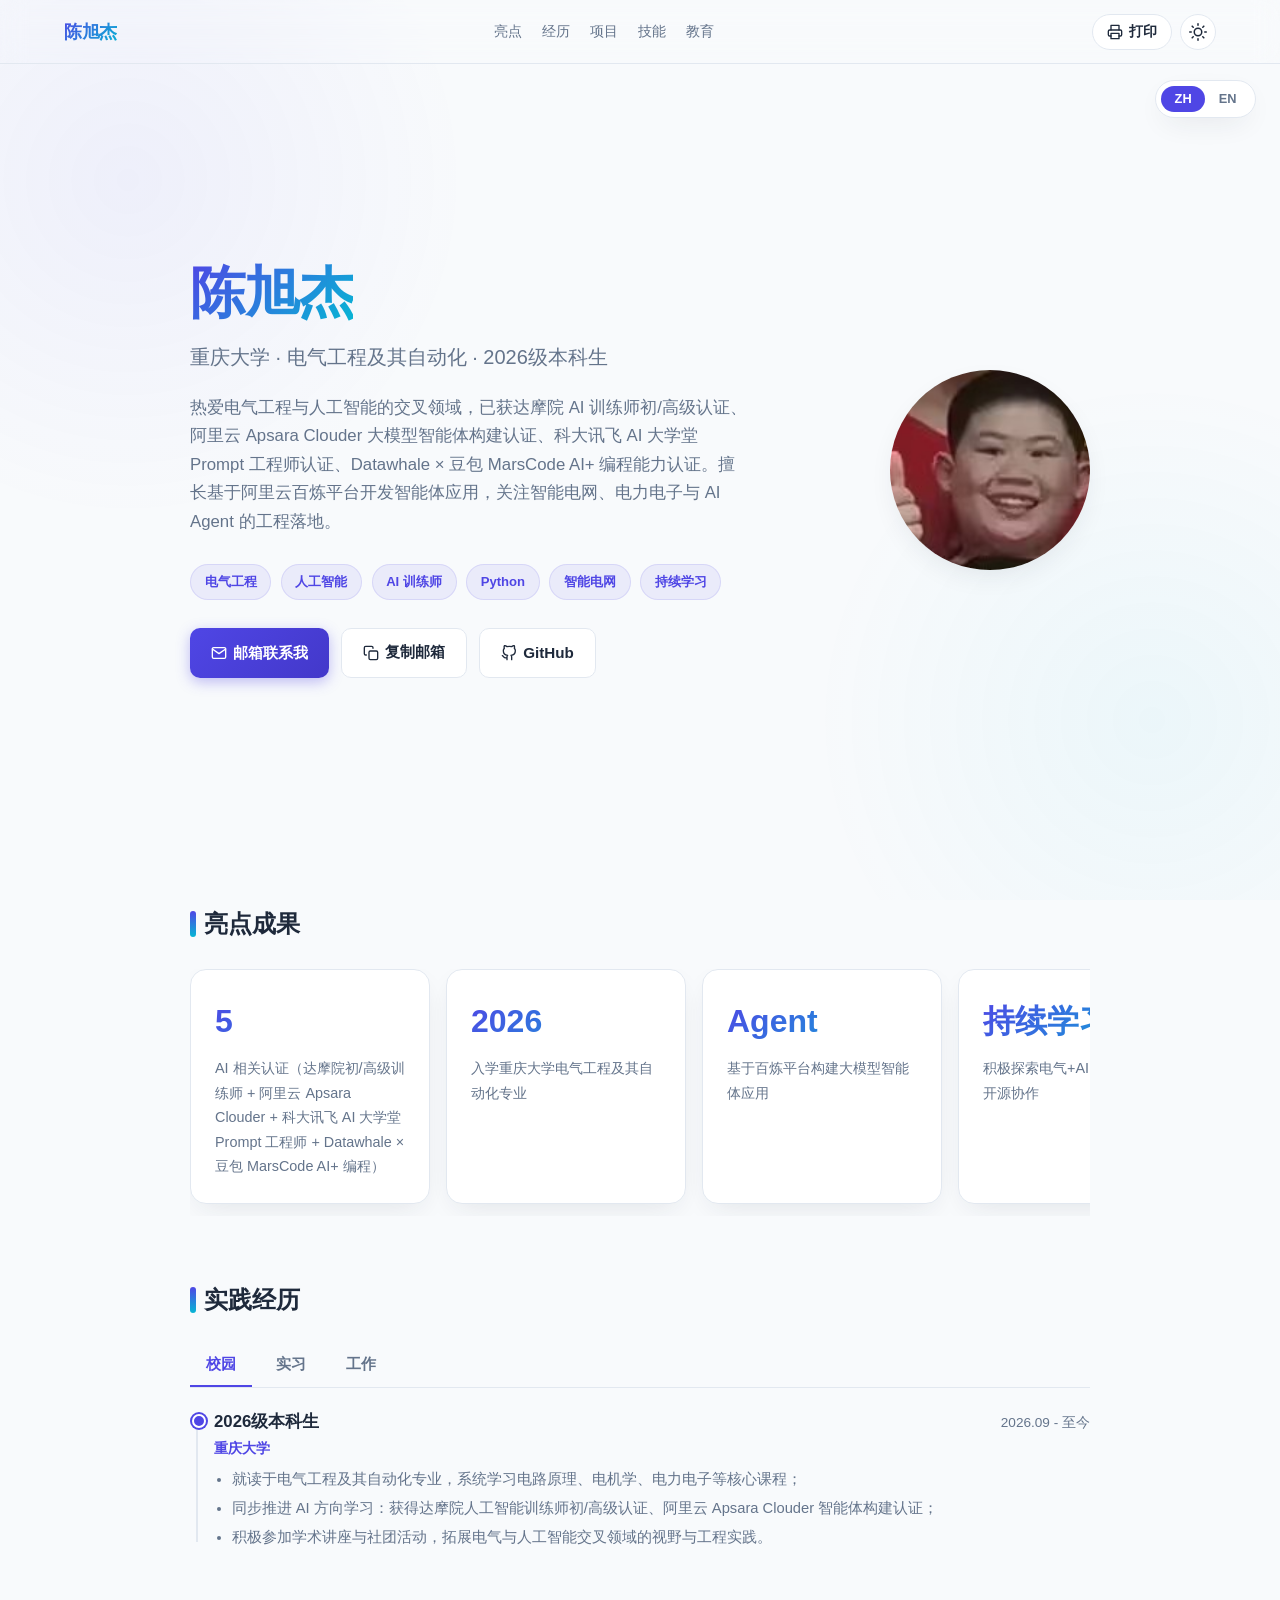
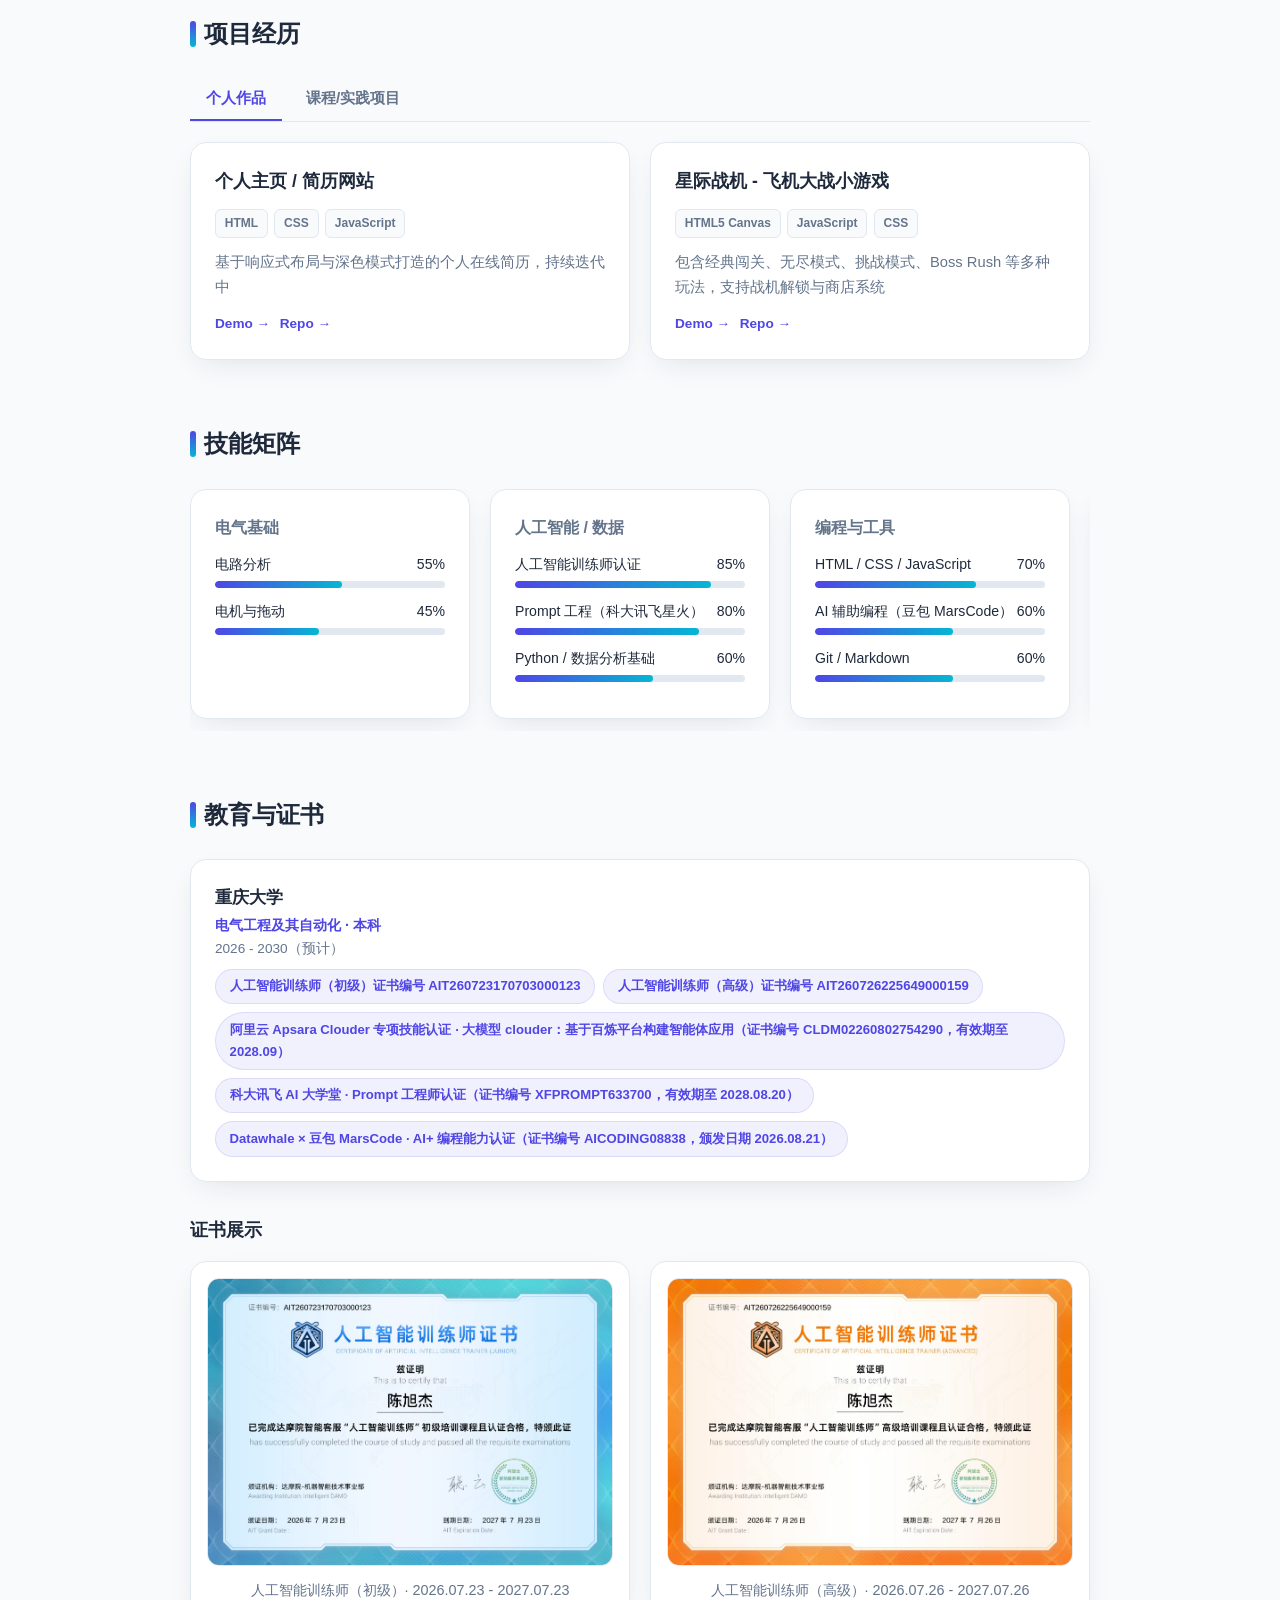
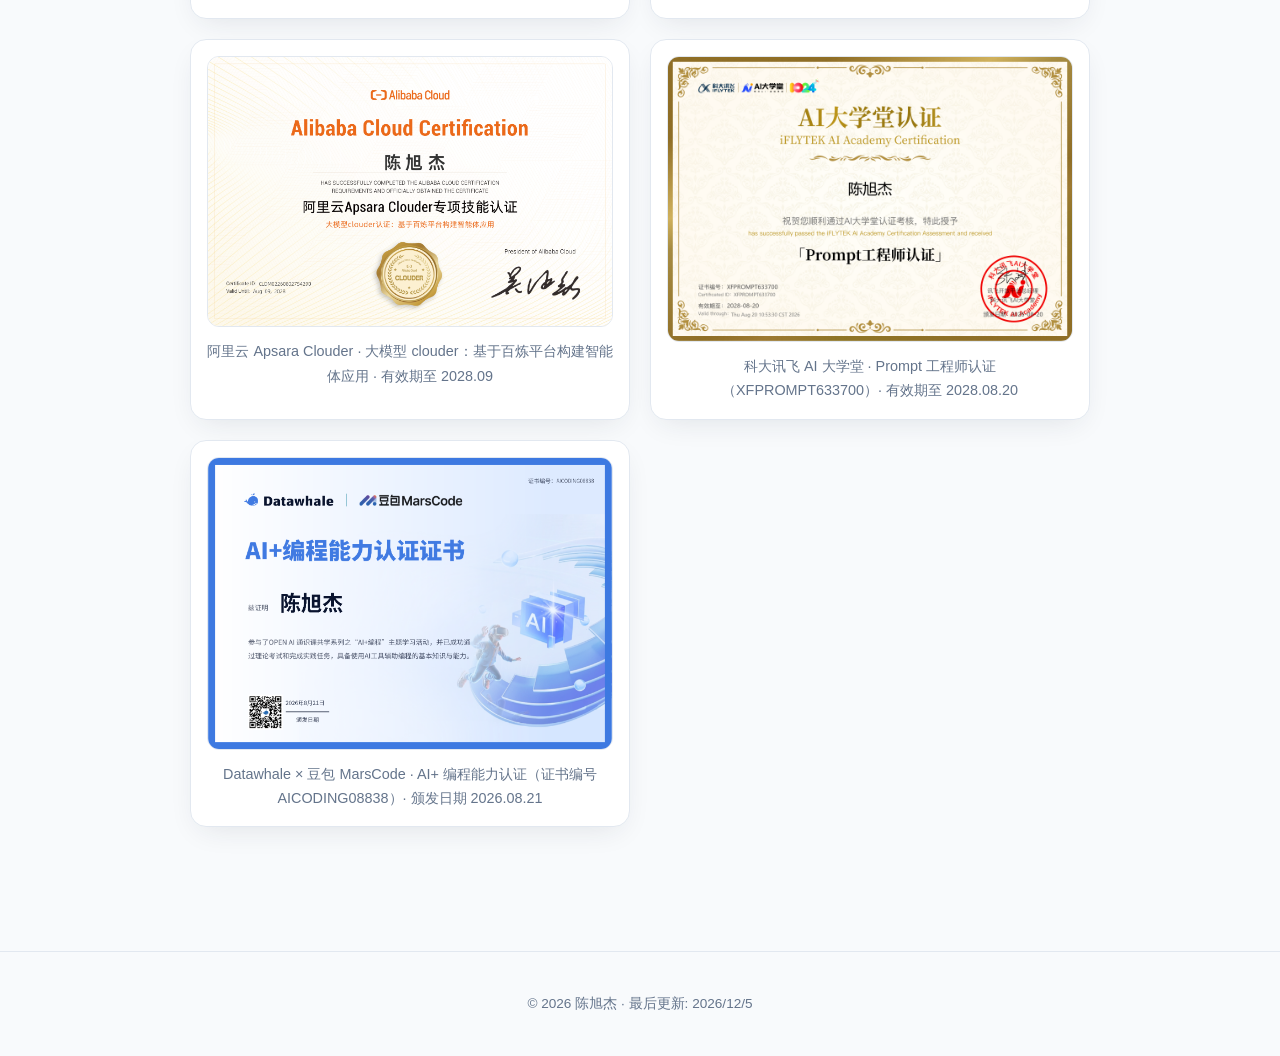
<file: index.html>
<!DOCTYPE html>
<html lang="zh-CN">
<head>
  <meta charset="UTF-8">
  <meta name="viewport" content="width=device-width, initial-scale=1.0">
  <title>陈旭杰 | 重庆大学 · 电气工程及其自动化</title>
  <meta name="description" content="陈旭杰的个人主页 - 重庆大学电气工程及其自动化专业学生，已获得人工智能训练师初级与高级认证。">
  <style>
    /* ===== 设计变量 ===== */
    :root {
      --primary: #4f46e5;
      --primary-600: #4338ca;
      --accent: #06b6d4;
      --bg: #f8fafc;
      --surface: #ffffff;
      --text: #1e293b;
      --text-secondary: #64748b;
      --border: #e2e8f0;
      --shadow: 0 10px 30px -10px rgba(30, 41, 59, 0.12);
      --radius: 16px;
      --transition: 200ms cubic-bezier(0.4, 0, 0.2, 1);
      --font: -apple-system, BlinkMacSystemFont, "Segoe UI", "PingFang SC", "Hiragino Sans GB", "Microsoft YaHei", "Helvetica Neue", Arial, sans-serif;
    }

    [data-theme="dark"] {
      --bg: #0f172a;
      --surface: #1e293b;
      --text: #f1f5f9;
      --text-secondary: #94a3b8;
      --border: #334155;
      --shadow: 0 10px 30px -10px rgba(0, 0, 0, 0.4);
    }

    @media print {
      :root {
        --bg: #fff !important;
        --surface: #fff !important;
        --text: #000 !important;
        --text-secondary: #333 !important;
        --border: #ddd !important;
        --shadow: none !important;
      }
    }

    * { box-sizing: border-box; margin: 0; padding: 0; }

    html { scroll-behavior: smooth; }

    body {
      font-family: var(--font);
      background: var(--bg);
      color: var(--text);
      line-height: 1.7;
      -webkit-font-smoothing: antialiased;
      transition: background var(--transition), color var(--transition);
    }

    /* 背景纹理 */
    body::before {
      content: "";
      position: fixed;
      inset: 0;
      background:
        radial-gradient(circle at 10% 20%, rgba(79, 70, 229, 0.06) 0%, transparent 25%),
        radial-gradient(circle at 90% 80%, rgba(6, 182, 212, 0.05) 0%, transparent 25%);
      pointer-events: none;
      z-index: -1;
    }

    /* ===== 导航 ===== */
    .nav {
      position: fixed;
      top: 0;
      left: 0;
      right: 0;
      height: 64px;
      background: rgba(var(--surface), 0.85);
      backdrop-filter: blur(12px);
      border-bottom: 1px solid var(--border);
      z-index: 100;
      display: flex;
      align-items: center;
      justify-content: space-between;
      padding: 0 clamp(16px, 5vw, 64px);
      transition: background var(--transition), border-color var(--transition);
    }

    [data-theme="dark"] .nav { background: rgba(15, 23, 42, 0.85); }

    .nav-name {
      font-weight: 800;
      font-size: 1.15rem;
      letter-spacing: -0.02em;
      background: linear-gradient(135deg, var(--primary), var(--accent));
      -webkit-background-clip: text;
      -webkit-text-fill-color: transparent;
    }

    .nav-links {
      display: flex;
      gap: 1.25rem;
      align-items: center;
    }

    .nav-links a {
      color: var(--text-secondary);
      text-decoration: none;
      font-size: 0.9rem;
      font-weight: 500;
      transition: color var(--transition);
    }

    .nav-links a:hover { color: var(--primary); }

    .nav-btns {
      display: flex;
      gap: 0.5rem;
      align-items: center;
    }

    .icon-btn {
      width: 36px;
      height: 36px;
      border-radius: 50%;
      border: 1px solid var(--border);
      background: var(--surface);
      color: var(--text);
      cursor: pointer;
      display: inline-flex;
      align-items: center;
      justify-content: center;
      transition: transform var(--transition), border-color var(--transition), box-shadow var(--transition);
    }

    .icon-btn:hover {
      transform: translateY(-2px);
      border-color: var(--primary);
      box-shadow: var(--shadow);
    }

    .print-btn {
      width: auto;
      padding: 0 14px;
      border-radius: 20px;
      font-size: 0.85rem;
      font-weight: 600;
      gap: 6px;
    }

    .menu-toggle { display: none; }

    /* ===== 容器 ===== */
    .container {
      max-width: 980px;
      margin: 0 auto;
      padding: 100px clamp(16px, 5vw, 40px) 60px;
    }

    section { margin-bottom: 64px; }

    h2 {
      font-size: 1.5rem;
      margin-bottom: 1.5rem;
      display: flex;
      align-items: center;
      gap: 0.5rem;
    }

    h2 .accent {
      width: 6px;
      height: 26px;
      border-radius: 3px;
      background: linear-gradient(180deg, var(--primary), var(--accent));
    }

    /* ===== Hero ===== */
    .hero {
      display: grid;
      grid-template-columns: 1fr auto;
      gap: 40px;
      align-items: center;
      min-height: calc(100vh - 160px);
    }

    .hero-title {
      font-size: clamp(2.2rem, 6vw, 3.5rem);
      font-weight: 900;
      line-height: 1.1;
      letter-spacing: -0.03em;
      margin-bottom: 1rem;
    }

    .hero-title span {
      background: linear-gradient(135deg, var(--primary), var(--accent));
      -webkit-background-clip: text;
      -webkit-text-fill-color: transparent;
    }

    .hero-role {
      font-size: 1.25rem;
      color: var(--text-secondary);
      font-weight: 500;
      margin-bottom: 1.25rem;
    }

    .hero-summary {
      color: var(--text-secondary);
      font-size: 1.05rem;
      max-width: 560px;
      margin-bottom: 1.75rem;
    }

    .badges {
      display: flex;
      flex-wrap: wrap;
      gap: 0.6rem;
      margin-bottom: 1.75rem;
    }

    .badge {
      padding: 0.35rem 0.85rem;
      border-radius: 999px;
      font-size: 0.82rem;
      font-weight: 600;
      background: rgba(79, 70, 229, 0.08);
      color: var(--primary);
      border: 1px solid rgba(79, 70, 229, 0.12);
      transition: transform var(--transition), background var(--transition);
    }

    .badge:hover { transform: translateY(-2px); background: rgba(79, 70, 229, 0.12); }

    .hero-actions { display: flex; flex-wrap: wrap; gap: 0.75rem; }

    .btn {
      display: inline-flex;
      align-items: center;
      gap: 0.4rem;
      padding: 0.7rem 1.3rem;
      border-radius: 10px;
      font-weight: 600;
      font-size: 0.95rem;
      text-decoration: none;
      cursor: pointer;
      transition: transform var(--transition), box-shadow var(--transition), opacity var(--transition);
      border: none;
    }

    .btn-primary {
      background: linear-gradient(135deg, var(--primary), var(--primary-600));
      color: #fff;
      box-shadow: 0 4px 14px rgba(79, 70, 229, 0.35);
    }

    .btn-primary:hover { transform: translateY(-2px); box-shadow: 0 6px 20px rgba(79, 70, 229, 0.45); }

    .btn-ghost {
      background: var(--surface);
      color: var(--text);
      border: 1px solid var(--border);
    }

    .btn-ghost:hover { transform: translateY(-2px); border-color: var(--primary); }

    .avatar {
      width: 200px;
      height: 200px;
      border-radius: 50%;
      overflow: hidden;
      box-shadow: var(--shadow);
      position: relative;
      object-fit: cover;
      background: linear-gradient(135deg, var(--primary), var(--accent));
    }

    .avatar::after {
      content: "";
      position: absolute;
      inset: -8px;
      border-radius: 50%;
      border: 2px solid rgba(79, 70, 229, 0.15);
      pointer-events: none;
    }

    .avatar-fallback {
      display: none;
      align-items: center;
      justify-content: center;
      font-size: 4.5rem;
      font-weight: 900;
      color: #fff;
    }

    /* ===== 卡片与时间线 ===== */
    .card {
      background: var(--surface);
      border: 1px solid var(--border);
      border-radius: var(--radius);
      padding: 1.5rem;
      box-shadow: var(--shadow);
      transition: transform var(--transition), box-shadow var(--transition), border-color var(--transition);
    }

    .card:hover {
      transform: translateY(-4px);
      box-shadow: 0 20px 40px -12px rgba(30, 41, 59, 0.18);
      border-color: rgba(79, 70, 229, 0.25);
    }

    [data-theme="dark"] .card:hover { box-shadow: 0 20px 40px -12px rgba(0, 0, 0, 0.35); }

    .highlights {
      display: flex;
      gap: 1rem;
      overflow-x: auto;
      scroll-snap-type: x mandatory;
      scroll-behavior: smooth;
      padding-bottom: 0.75rem;
      -webkit-overflow-scrolling: touch;
    }

    .highlights::-webkit-scrollbar {
      height: 6px;
    }

    .highlights::-webkit-scrollbar-track {
      background: var(--border);
      border-radius: 3px;
    }

    .highlights::-webkit-scrollbar-thumb {
      background: linear-gradient(90deg, var(--primary), var(--accent));
      border-radius: 3px;
    }

    .highlight-card {
      flex: 0 0 auto;
      width: 240px;
      scroll-snap-align: start;
      display: flex;
      flex-direction: column;
      gap: 0.5rem;
    }

    .highlight-number {
      font-size: 2rem;
      font-weight: 900;
      background: linear-gradient(135deg, var(--primary), var(--accent));
      -webkit-background-clip: text;
      -webkit-text-fill-color: transparent;
    }

    .highlight-label { color: var(--text-secondary); font-size: 0.9rem; }

    /* ===== Tabs ===== */
    .tabs {
      display: flex;
      gap: 0.5rem;
      border-bottom: 1px solid var(--border);
      margin-bottom: 1.25rem;
      flex-wrap: wrap;
    }

    .tab {
      padding: 0.6rem 1rem;
      background: none;
      border: none;
      border-bottom: 2px solid transparent;
      color: var(--text-secondary);
      font-weight: 600;
      cursor: pointer;
      transition: color var(--transition), border-color var(--transition);
      font-size: 0.95rem;
    }

    .tab:hover { color: var(--primary); }

    .tab[aria-selected="true"] {
      color: var(--primary);
      border-bottom-color: var(--primary);
    }

    .tab-panel { display: none; animation: fadeIn 250ms ease; }

    .tab-panel.active { display: block; }

    @keyframes fadeIn {
      from { opacity: 0; transform: translateY(8px); }
      to { opacity: 1; transform: translateY(0); }
    }

    @media (prefers-reduced-motion: reduce) {
      *, *::before, *::after {
        animation-duration: 0.01ms !important;
        transition-duration: 0.01ms !important;
        scroll-behavior: auto !important;
      }
    }

    .timeline { position: relative; padding-left: 24px; }

    .timeline::before {
      content: "";
      position: absolute;
      left: 6px;
      top: 8px;
      bottom: 8px;
      width: 2px;
      background: var(--border);
    }

    .timeline-item { position: relative; margin-bottom: 1.75rem; }

    .timeline-item::before {
      content: "";
      position: absolute;
      left: -22px;
      top: 6px;
      width: 10px;
      height: 10px;
      border-radius: 50%;
      background: var(--primary);
      border: 2px solid var(--surface);
      box-shadow: 0 0 0 2px var(--primary);
    }

    .timeline-header { display: flex; justify-content: space-between; align-items: baseline; flex-wrap: wrap; gap: 0.5rem; margin-bottom: 0.4rem; }

    .timeline-title { font-weight: 700; font-size: 1.05rem; }

    .timeline-company { color: var(--primary); font-weight: 600; font-size: 0.9rem; }

    .timeline-date { color: var(--text-secondary); font-size: 0.85rem; }

    .timeline-desc { color: var(--text-secondary); font-size: 0.92rem; }

    .timeline-desc ul { margin-left: 1.1rem; margin-top: 0.4rem; }

    .timeline-desc li { margin-bottom: 0.25rem; }

    /* ===== 项目 ===== */
    .project-grid {
      display: grid;
      grid-template-columns: repeat(auto-fit, minmax(280px, 1fr));
      gap: 1.25rem;
    }

    .project-card h3 { font-size: 1.1rem; margin-bottom: 0.35rem; }

    .project-tech {
      display: flex;
      flex-wrap: wrap;
      gap: 0.4rem;
      margin: 0.75rem 0;
    }

    .tech-tag {
      padding: 0.2rem 0.55rem;
      border-radius: 6px;
      font-size: 0.75rem;
      font-weight: 600;
      background: var(--bg);
      color: var(--text-secondary);
      border: 1px solid var(--border);
    }

    .project-links { display: flex; gap: 0.6rem; margin-top: 0.75rem; }

    .project-links a {
      font-size: 0.85rem;
      color: var(--primary);
      text-decoration: none;
      font-weight: 600;
      display: inline-flex;
      align-items: center;
      gap: 0.25rem;
    }

    .project-links a:hover { text-decoration: underline; }

    /* ===== 技能矩阵 ===== */
    .skills-grid {
      display: flex;
      gap: 1.25rem;
      overflow-x: auto;
      scroll-snap-type: x mandatory;
      scroll-behavior: smooth;
      padding-bottom: 0.75rem;
      -webkit-overflow-scrolling: touch;
    }

    .skills-grid::-webkit-scrollbar {
      height: 6px;
    }

    .skills-grid::-webkit-scrollbar-track {
      background: var(--border);
      border-radius: 3px;
    }

    .skills-grid::-webkit-scrollbar-thumb {
      background: linear-gradient(90deg, var(--primary), var(--accent));
      border-radius: 3px;
    }

    .skill-category {
      flex: 0 0 auto;
      width: 280px;
      scroll-snap-align: start;
    }

    .skill-category h3 { font-size: 1rem; margin-bottom: 0.75rem; color: var(--text-secondary); }

    .skill-item { margin-bottom: 0.75rem; }

    .skill-top { display: flex; justify-content: space-between; font-size: 0.88rem; margin-bottom: 0.25rem; }

    .skill-bar {
      height: 7px;
      border-radius: 4px;
      background: var(--border);
      overflow: hidden;
    }

    .skill-fill {
      height: 100%;
      border-radius: 4px;
      background: linear-gradient(90deg, var(--primary), var(--accent));
      width: 0;
      transition: width 800ms cubic-bezier(0.4, 0, 0.2, 1);
    }

    /* ===== 教育 ===== */
    .edu-grid { display: grid; grid-template-columns: repeat(auto-fit, minmax(260px, 1fr)); gap: 1rem; }

    .cert-list { display: flex; flex-wrap: wrap; gap: 0.5rem; margin-top: 0.5rem; }

    .cert-heading {
      font-size: 1.15rem;
      margin: 2rem 0 1rem;
      color: var(--text);
    }

    .cert-gallery {
      display: grid;
      grid-template-columns: repeat(auto-fit, minmax(300px, 1fr));
      gap: 1.25rem;
    }

    .cert-card {
      background: var(--surface);
      border: 1px solid var(--border);
      border-radius: var(--radius);
      padding: 1rem;
      box-shadow: var(--shadow);
      transition: transform var(--transition), box-shadow var(--transition);
    }

    .cert-card:hover { transform: translateY(-4px); box-shadow: 0 20px 40px -12px rgba(30, 41, 59, 0.18); }

    .cert-card img {
      width: 100%;
      height: auto;
      border-radius: 12px;
      border: 1px solid var(--border);
      display: block;
      background: var(--bg);
    }

    .cert-card .caption {
      margin-top: 0.75rem;
      font-size: 0.9rem;
      color: var(--text-secondary);
      text-align: center;
    }

    .cert-placeholder {
      width: 100%;
      aspect-ratio: 4 / 3;
      border-radius: 12px;
      border: 2px dashed var(--border);
      display: flex;
      flex-direction: column;
      align-items: center;
      justify-content: center;
      gap: 0.5rem;
      color: var(--text-secondary);
      font-size: 0.9rem;
      text-align: center;
      padding: 1rem;
      background: var(--bg);
    }

    /* ===== 页脚与返回顶部 ===== */
    .footer {
      text-align: center;
      padding: 2.5rem 1rem;
      color: var(--text-secondary);
      font-size: 0.85rem;
      border-top: 1px solid var(--border);
    }

    .back-top {
      position: fixed;
      right: 24px;
      bottom: 24px;
      width: 42px;
      height: 42px;
      border-radius: 50%;
      border: 1px solid var(--border);
      background: var(--surface);
      color: var(--text);
      cursor: pointer;
      display: none;
      align-items: center;
      justify-content: center;
      box-shadow: var(--shadow);
      transition: transform var(--transition), opacity var(--transition);
      z-index: 90;
    }

    .back-top.visible { display: inline-flex; }

    .back-top:hover { transform: translateY(-3px); }

    .toast {
      position: fixed;
      left: 50%;
      bottom: 32px;
      transform: translateX(-50%) translateY(100px);
      background: var(--text);
      color: var(--bg);
      padding: 0.6rem 1.2rem;
      border-radius: 8px;
      font-size: 0.9rem;
      font-weight: 500;
      opacity: 0;
      transition: transform var(--transition), opacity var(--transition);
      z-index: 200;
    }

    .toast.show { transform: translateX(-50%) translateY(0); opacity: 1; }

    /* ===== 双语切换 ===== */
    .lang-switch {
      position: fixed;
      right: 24px;
      top: 80px;
      background: var(--surface);
      border: 1px solid var(--border);
      border-radius: 20px;
      padding: 0.3rem;
      display: none;
      box-shadow: var(--shadow);
      z-index: 90;
    }

    .lang-switch.visible { display: flex; }

    .lang-btn {
      padding: 0.35rem 0.85rem;
      border-radius: 16px;
      border: none;
      background: transparent;
      color: var(--text-secondary);
      font-size: 0.8rem;
      font-weight: 600;
      cursor: pointer;
    }

    .lang-btn.active { background: var(--primary); color: #fff; }

    /* ===== 响应式 ===== */
    @media (max-width: 768px) {
      .nav-links {
        display: none;
        position: absolute;
        top: 64px;
        left: 0;
        right: 0;
        flex-direction: column;
        align-items: stretch;
        gap: 0;
        background: var(--surface);
        border-bottom: 1px solid var(--border);
        box-shadow: var(--shadow);
        padding: 0.5rem 1rem;
      }
      .nav.menu-open .nav-links { display: flex; }
      .nav-links a {
        padding: 0.85rem 0.5rem;
        font-size: 1rem;
        border-bottom: 1px solid var(--border);
      }
      .nav-links a:last-child { border-bottom: none; }
      .menu-toggle { display: inline-flex; }
      .hero { grid-template-columns: 1fr; text-align: center; }
      .avatar { width: 140px; height: 140px; margin: 0 auto; order: -1; }
      .badges, .hero-actions { justify-content: center; }
      .project-grid, .edu-grid, .cert-gallery { grid-template-columns: 1fr; }
      .skill-category { width: 260px; }
      .highlight-card { width: 220px; }
      .timeline-header { flex-direction: column; }
    }

    @media print {
      .nav, .back-top, .lang-switch, .icon-btn, .hero-actions { display: none !important; }
      .container { padding-top: 24px; }
      .card { break-inside: avoid; box-shadow: none; border: 1px solid #ddd; }
      .tab-panel { display: block !important; }
      .tabs { display: none; }
      a { text-decoration: none; color: #000; }
      body::before { display: none; }
    }
  </style>
</head>
<body>
  <!-- 导航 -->
  <nav class="nav" role="navigation" aria-label="主导航">
    <div class="nav-name" data-i18n="name">陈旭杰</div>
    <div class="nav-links">
      <a href="#highlights" data-i18n="nav.highlights">亮点</a>
      <a href="#experience" data-i18n="nav.experience">经历</a>
      <a href="#projects" data-i18n="nav.projects">项目</a>
      <a href="#skills" data-i18n="nav.skills">技能</a>
      <a href="#education" data-i18n="nav.education">教育</a>
    </div>
    <div class="nav-btns">
      <button class="icon-btn print-btn" onclick="window.print()" aria-label="打印简历">
        <svg width="16" height="16" viewBox="0 0 24 24" fill="none" stroke="currentColor" stroke-width="2" stroke-linecap="round" stroke-linejoin="round"><polyline points="6 9 6 2 18 2 18 9"></polyline><path d="M6 18H4a2 2 0 0 1-2-2v-5a2 2 0 0 1 2-2h16a2 2 0 0 1 2 2v5a2 2 0 0 1-2 2h-2"></path><rect x="6" y="14" width="12" height="8"></rect></svg>
        <span data-i18n="print">打印</span>
      </button>
      <button class="icon-btn" id="themeToggle" aria-label="切换深色模式">
        <svg id="themeIcon" width="18" height="18" viewBox="0 0 24 24" fill="none" stroke="currentColor" stroke-width="2" stroke-linecap="round" stroke-linejoin="round"><circle cx="12" cy="12" r="5"></circle><path d="M12 1v2M12 21v2M4.22 4.22l1.42 1.42M18.36 18.36l1.42 1.42M1 12h2M21 12h2M4.22 19.78l1.42-1.42M18.36 5.64l1.42-1.42"></path></svg>
      </button>
      <button class="icon-btn menu-toggle" id="menuToggle" aria-label="打开导航菜单" aria-expanded="false">
        <svg width="20" height="20" viewBox="0 0 24 24" fill="none" stroke="currentColor" stroke-width="2" stroke-linecap="round" stroke-linejoin="round"><line x1="3" y1="6" x2="21" y2="6"></line><line x1="3" y1="12" x2="21" y2="12"></line><line x1="3" y1="18" x2="21" y2="18"></line></svg>
      </button>
    </div>
  </nav>

  <!-- 语言切换 -->
  <div class="lang-switch" id="langSwitch" role="group" aria-label="语言切换"></div>

  <main class="container">
    <!-- Hero -->
    <section class="hero" id="about">
      <div>
        <h1 class="hero-title"><span data-i18n="name">陈旭杰</span></h1>
        <p class="hero-role" data-i18n="role">重庆大学 · 电气工程及其自动化 · 2026级本科生</p>
        <p class="hero-summary" data-i18n="summary">
          对电气工程与人工智能交叉领域充满热情，已获得达摩院智能客服「人工智能训练师」初级与高级认证。正在系统学习电气工程专业知识，关注智能电网、电力电子与 AI 应用方向。
        </p>
        <div class="badges" id="skillBadges"></div>
        <div class="hero-actions">
          <a class="btn btn-primary" id="emailBtn" href="#" aria-label="发送邮件">
            <svg width="16" height="16" viewBox="0 0 24 24" fill="none" stroke="currentColor" stroke-width="2" stroke-linecap="round" stroke-linejoin="round"><path d="M4 4h16c1.1 0 2 .9 2 2v12c0 1.1-.9 2-2 2H4c-1.1 0-2-.9-2-2V6c0-1.1.9-2 2-2z"></path><polyline points="22,6 12,13 2,6"></polyline></svg>
            <span data-i18n="contact.email">邮箱联系我</span>
          </a>
          <button class="btn btn-ghost" id="copyEmailBtn">
            <svg width="16" height="16" viewBox="0 0 24 24" fill="none" stroke="currentColor" stroke-width="2" stroke-linecap="round" stroke-linejoin="round"><rect x="9" y="9" width="13" height="13" rx="2" ry="2"></rect><path d="M5 15H4a2 2 0 0 1-2-2V4a2 2 0 0 1 2-2h9a2 2 0 0 1 2 2v1"></path></svg>
            <span data-i18n="contact.copy">复制邮箱</span>
          </button>
          <a class="btn btn-ghost" id="githubBtn" href="#" target="_blank" rel="noopener">
            <svg width="16" height="16" viewBox="0 0 24 24" fill="none" stroke="currentColor" stroke-width="2" stroke-linecap="round" stroke-linejoin="round"><path d="M9 19c-5 1.5-5-2.5-7-3m14 6v-3.87a3.37 3.37 0 0 0-.94-2.61c3.14-.35 6.44-1.54 6.44-7A5.44 5.44 0 0 0 20 4.77 5.07 5.07 0 0 0 19.91 1S18.73.65 16 2.48a13.38 13.38 0 0 0-7 0C6.27.65 5.09 1 5.09 1A5.07 5.07 0 0 0 5 4.77a5.44 5.44 0 0 0-1.5 3.78c0 5.42 3.3 6.61 6.44 7A3.37 3.37 0 0 0 9 18.13V22"></path></svg>
            GitHub
          </a>
        </div>
      </div>
      <img class="avatar" id="avatar" src="/images/avatar.jpg?v=20260810" alt="陈旭杰的照片" onerror="this.style.display='none';this.insertAdjacentHTML('afterend','<div class=&quot;avatar avatar-fallback&quot; style=&quot;display:flex;&quot;>陈</div>')">
    </section>

    <!-- 亮点成果 -->
    <section id="highlights">
      <h2><span class="accent"></span><span data-i18n="sections.highlights">亮点成果</span></h2>
      <div class="highlights" id="highlightsGrid"></div>
    </section>

    <!-- 经历 -->
    <section id="experience">
      <h2><span class="accent"></span><span data-i18n="sections.experience">实践经历</span></h2>
      <div class="tabs" id="expTabs" role="tablist" aria-label="经历分类"></div>
      <div id="expPanels"></div>
    </section>

    <!-- 项目 -->
    <section id="projects">
      <h2><span class="accent"></span><span data-i18n="sections.projects">项目经历</span></h2>
      <div class="tabs" id="projectTabs" role="tablist" aria-label="项目分类"></div>
      <div id="projectPanels"></div>
    </section>

    <!-- 技能矩阵 -->
    <section id="skills">
      <h2><span class="accent"></span><span data-i18n="sections.skills">技能矩阵</span></h2>
      <div class="skills-grid" id="skillsGrid"></div>
    </section>

    <!-- 教育与证书 -->
    <section id="education">
      <h2><span class="accent"></span><span data-i18n="sections.education">教育与证书</span></h2>
      <div class="edu-grid" id="eduGrid"></div>
      <h3 class="cert-heading" data-i18n="certHeading">证书展示</h3>
      <div class="cert-gallery" id="certGallery"></div>
    </section>
  </main>

  <footer class="footer">
    <p>© <span id="year"></span> <span data-i18n="name">陈旭杰</span> · <span data-i18n="footer">最后更新</span>: <span id="updateTime"></span></p>
  </footer>

  <button class="back-top" id="backTop" aria-label="返回顶部">
    <svg width="20" height="20" viewBox="0 0 24 24" fill="none" stroke="currentColor" stroke-width="2" stroke-linecap="round" stroke-linejoin="round"><polyline points="18 15 12 9 6 15"></polyline></svg>
  </button>

  <div class="toast" id="toast"></div>

  <script>
    // ===== 简历数据 =====
    // 替换此处为你的真实信息；若只有中文，保留 zh 即可
    const resume = {
      zh: {
        name: "陈旭杰",
        role: "重庆大学 · 电气工程及其自动化 · 2026级本科生",
        summary: "热爱电气工程与人工智能的交叉领域，已获达摩院 AI 训练师初/高级认证、阿里云 Apsara Clouder 大模型智能体构建认证、科大讯飞 AI 大学堂 Prompt 工程师认证、Datawhale × 豆包 MarsCode AI+ 编程能力认证。擅长基于阿里云百炼平台开发智能体应用，关注智能电网、电力电子与 AI Agent 的工程落地。",
        avatar: "陈",
        contact: {
          email: { user: "3975054895", domain: "qq.com" },
          github: "https://github.com/Ashen520666",
          phone: "133-2735-1912"
        },
        nav: { highlights: "亮点", experience: "经历", projects: "项目", skills: "技能", education: "教育" },
        sections: { highlights: "亮点成果", experience: "实践经历", projects: "项目经历", skills: "技能矩阵", education: "教育与证书" },
        certHeading: "证书展示",
        print: "打印",
        footer: "最后更新",
        contactBtn: "邮箱联系我",
        copyBtn: "复制邮箱",
        highlights: [
          { number: "5", label: "AI 相关认证（达摩院初/高级训练师 + 阿里云 Apsara Clouder + 科大讯飞 AI 大学堂 Prompt 工程师 + Datawhale × 豆包 MarsCode AI+ 编程）" },
          { number: "2026", label: "入学重庆大学电气工程及其自动化专业" },
          { number: "Agent", label: "基于百炼平台构建大模型智能体应用" },
          { number: "持续学习", label: "积极探索电气+AI 工程落地与开源协作" }
        ],
        experience: {
          tabs: [
            { key: "campus", label: "校园" },
            { key: "intern", label: "实习" },
            { key: "work", label: "工作" }
          ],
          campus: [
            {
              title: "2026级本科生",
              company: "重庆大学",
              date: "2026.09 - 至今",
              desc: [
                "就读于电气工程及其自动化专业，系统学习电路原理、电机学、电力电子等核心课程；",
                "同步推进 AI 方向学习：获得达摩院人工智能训练师初/高级认证、阿里云 Apsara Clouder 智能体构建认证；",
                "积极参加学术讲座与社团活动，拓展电气与人工智能交叉领域的视野与工程实践。"
              ]
            }
          ],
          intern: [
            {
              title: "暂无实习经历",
              company: "待补充",
              date: "—",
              desc: ["即将进入专业学习阶段，后续会补充相关实习与实践经历。"]
            }
          ],
          work: [
            {
              title: "暂无工作经历",
              company: "待补充",
              date: "—",
              desc: ["目前以学生身份为主，专注于学业与技能积累。"]
            }
          ]
        },
        projects: {
          tabs: [
            { key: "personal", label: "个人作品" },
            { key: "professional", label: "课程/实践项目" }
          ],
          personal: [
            {
              name: "个人主页 / 简历网站",
              tech: ["HTML", "CSS", "JavaScript"],
              result: "基于响应式布局与深色模式打造的个人在线简历，持续迭代中",
              links: { demo: "#", repo: "#" }
            },
            {
              name: "星际战机 - 飞机大战小游戏",
              tech: ["HTML5 Canvas", "JavaScript", "CSS"],
              result: "包含经典闯关、无尽模式、挑战模式、Boss Rush 等多种玩法，支持战机解锁与商店系统",
              links: { demo: "plane-war/index.html", repo: "#" }
            }
          ],
          professional: [
            {
              name: "课程项目待补充",
              tech: ["—"],
              result: "入学后将在课程学习与实践中逐步补充项目经历",
              links: {}
            }
          ]
        },
        skills: [
          {
            category: "电气基础",
            items: [
              { name: "电路分析", level: 55 },
              { name: "电机与拖动", level: 45 }
            ]
          },
          {
            category: "人工智能 / 数据",
            items: [
              { name: "人工智能训练师认证", level: 85 },
              { name: "Prompt 工程（科大讯飞星火）", level: 80 },
              { name: "Python / 数据分析基础", level: 60 }
            ]
          },
          {
            category: "编程与工具",
            items: [
              { name: "HTML / CSS / JavaScript", level: 70 },
              { name: "AI 辅助编程（豆包 MarsCode）", level: 60 },
              { name: "Git / Markdown", level: 60 }
            ]
          },
          {
            category: "软技能",
            items: [
              { name: "自主学习与信息检索", level: 85 },
              { name: "团队协作与沟通", level: 75 }
            ]
          }
        ],
        education: [
          {
            school: "重庆大学",
            major: "电气工程及其自动化 · 本科",
            date: "2026 - 2030（预计）",
            certs: [
              "人工智能训练师（初级）证书编号 AIT260723170703000123",
              "人工智能训练师（高级）证书编号 AIT260726225649000159",
              "阿里云 Apsara Clouder 专项技能认证 · 大模型 clouder：基于百炼平台构建智能体应用（证书编号 CLDM02260802754290，有效期至 2028.09）",
              "科大讯飞 AI 大学堂 · Prompt 工程师认证（证书编号 XFPROMPT633700，有效期至 2028.08.20）",
              "Datawhale × 豆包 MarsCode · AI+ 编程能力认证（证书编号 AICODING08838，颁发日期 2026.08.21）"
            ],
            certImages: [
              {
                src: "/images/cert-ai-trainer-junior.jpg?v=20260810",
                alt: "人工智能训练师（初级）证书",
                caption: "人工智能训练师（初级）· 2026.07.23 - 2027.07.23"
              },
              {
                src: "/images/cert-ai-trainer-advanced.jpg?v=20260810",
                alt: "人工智能训练师（高级）证书",
                caption: "人工智能训练师（高级）· 2026.07.26 - 2027.07.26"
              },
              {
                src: "/images/downloadCertificate.png?v=20260810",
                alt: "阿里云 Apsara Clouder 专项技能认证",
                caption: "阿里云 Apsara Clouder · 大模型 clouder：基于百炼平台构建智能体应用 · 有效期至 2028.09"
              },
              {
                src: "/images/Ai%E5%A4%A7%E5%AD%A6%E8%AE%A4%E8%AF%81%E8%AF%81%E4%B9%A6.png?v=20260820",
                alt: "科大讯飞 AI 大学堂 Prompt 工程师认证",
                caption: "科大讯飞 AI 大学堂 · Prompt 工程师认证（XFPROMPT633700）· 有效期至 2028.08.20"
              },
              {
                src: "/images/cert-datawhale-marscode-ai-coding.png?v=20260821",
                alt: "Datawhale × 豆包 MarsCode AI+ 编程能力认证证书",
                caption: "Datawhale × 豆包 MarsCode · AI+ 编程能力认证（证书编号 AICODING08838）· 颁发日期 2026.08.21"
              }
            ]
          }
        ]
      },
      en: {
        name: "Xujie Chen",
        role: "Chongqing University · Electrical Engineering · Class of 2026",
        summary: "Enthusiastic about the intersection of electrical engineering and AI. Hold DAMO Academy Junior & Advanced AI Trainer certifications, Alibaba Cloud Apsara Clouder certification for building AI agents on Model Studio, iFLYTEK AI Academy Prompt Engineer certification, and Datawhale × Doubao MarsCode AI+ Programming Capability Certification. Focused on smart grids, power electronics, and practical AI Agent engineering.",
        avatar: "X",
        contact: {
          email: { user: "3975054895", domain: "qq.com" },
          github: "https://github.com/Ashen520666",
          phone: "+86 133-2735-1912"
        },
        nav: { highlights: "Highlights", experience: "Experience", projects: "Projects", skills: "Skills", education: "Education" },
        sections: { highlights: "Highlights", experience: "Experience", projects: "Projects", skills: "Skills", education: "Education & Certs" },
        certHeading: "Certificates",
        print: "Print",
        footer: "Last updated",
        contactBtn: "Email Me",
        copyBtn: "Copy Email",
        highlights: [
          { number: "5", label: "AI certifications (DAMO Academy Jr./Sr. Trainer + Alibaba Cloud Apsara Clouder + iFLYTEK AI Academy Prompt Engineer + Datawhale × Doubao MarsCode AI+ Programming)" },
          { number: "2026", label: "Enrolled in Electrical Engineering at Chongqing University" },
          { number: "Agent", label: "Building AI agents on Alibaba Cloud Model Studio" },
          { number: "Continuous", label: "Exploring EE + AI engineering practice and open-source collaboration" }
        ],
        experience: {
          tabs: [
            { key: "campus", label: "Campus" },
            { key: "intern", label: "Internship" },
            { key: "work", label: "Work" }
          ],
          campus: [
            {
              title: "Undergraduate Student",
              company: "Chongqing University",
              date: "2026.09 - Present",
              desc: [
                "Studying Electrical Engineering and Automation, covering core courses such as circuit analysis, electrical machinery, and power electronics;",
                "Parallel AI learning path: obtained DAMO Academy Junior & Advanced AI Trainer certs and Alibaba Cloud Apsara Clouder certification for Agent Builder;",
                "Engaged in academic lectures and student activities to broaden horizons at the intersection of EE and AI."
              ]
            }
          ],
          intern: [
            {
              title: "No internship yet",
              company: "TBD",
              date: "—",
              desc: ["Will add relevant internships and practical experience as studies progress."]
            }
          ],
          work: [
            {
              title: "No work experience yet",
              company: "TBD",
              date: "—",
              desc: ["Currently focused on academic studies and skill building."]
            }
          ]
        },
        projects: {
          tabs: [
            { key: "personal", label: "Personal" },
            { key: "professional", label: "Course / Practice" }
          ],
          personal: [
            {
              name: "Personal Homepage / Resume",
              tech: ["HTML", "CSS", "JavaScript"],
              result: "A responsive, dark-mode-ready online resume; continuously iterated",
              links: { demo: "#", repo: "#" }
            },
            {
              name: "Star Fighter - Airplane War Game",
              tech: ["HTML5 Canvas", "JavaScript", "CSS"],
              result: "A Canvas-based shooting game with classic, endless, challenge and Boss Rush modes, plus unlockable ships and shop system",
              links: { demo: "plane-war/index.html", repo: "#" }
            }
          ],
          professional: [
            {
              name: "Course projects TBD",
              tech: ["—"],
              result: "Will be added as coursework and practical projects progress",
              links: {}
            }
          ]
        },
        skills: [
          {
            category: "Electrical Basics",
            items: [
              { name: "Circuit Analysis", level: 55 },
              { name: "Electrical Machinery", level: 45 }
            ]
          },
          {
            category: "AI / Data",
            items: [
              { name: "AI Trainer Certification", level: 85 },
              { name: "Prompt Engineering (iFLYTEK)", level: 80 },
              { name: "Python / Data Analysis Basics", level: 60 }
            ]
          },
          {
            category: "Programming",
            items: [
              { name: "HTML / CSS / JavaScript", level: 70 },
              { name: "AI-assisted Programming (Doubao MarsCode)", level: 60 },
              { name: "Git / Markdown", level: 60 }
            ]
          },
          {
            category: "Soft Skills",
            items: [
              { name: "Self-directed Learning", level: 85 },
              { name: "Teamwork & Communication", level: 75 }
            ]
          }
        ],
        education: [
          {
            school: "Chongqing University",
            major: "Electrical Engineering and Automation · Bachelor",
            date: "2026 - 2030 (Expected)",
            certs: [
              "AI Trainer (Junior) · Certificate No. AIT260723170703000123",
              "AI Trainer (Advanced) · Certificate No. AIT260726225649000159",
              "Alibaba Cloud Apsara Clouder · LLMOps Agent Builder on Model Studio (Cert. CLDM02260802754290, valid until Sep 2028)",
              "iFLYTEK AI Academy · Prompt Engineer Certification (Cert. XFPROMPT633700, valid until Aug 20, 2028)",
              "Datawhale × Doubao MarsCode · AI+ Programming Capability Certification (Cert. AICODING08838, issued Aug 21, 2026)"
            ],
            certImages: [
              {
                src: "/images/cert-ai-trainer-junior.jpg?v=20260810",
                alt: "AI Trainer (Junior) Certificate",
                caption: "AI Trainer (Junior) · 2026.07.23 - 2027.07.23"
              },
              {
                src: "/images/cert-ai-trainer-advanced.jpg?v=20260810",
                alt: "AI Trainer (Advanced) Certificate",
                caption: "AI Trainer (Advanced) · 2026.07.26 - 2027.07.26"
              },
              {
                src: "/images/downloadCertificate.png?v=20260810",
                alt: "Alibaba Cloud Apsara Clouder Certification",
                caption: "Alibaba Cloud Apsara Clouder · Agent Builder on Model Studio · Valid until Sep 2028"
              },
              {
                src: "/images/Ai%E5%A4%A7%E5%AD%A6%E8%AE%A4%E8%AF%81%E8%AF%81%E4%B9%A6.png?v=20260820",
                alt: "iFLYTEK AI Academy Prompt Engineer Certification",
                caption: "iFLYTEK AI Academy · Prompt Engineer Certification (XFPROMPT633700) · Valid until Aug 20, 2028"
              },
              {
                src: "/images/cert-datawhale-marscode-ai-coding.png?v=20260821",
                alt: "Datawhale × Doubao MarsCode AI+ Programming Capability Certification",
                caption: "Datawhale × Doubao MarsCode · AI+ Programming Capability Certification (Cert. AICODING08838) · Issued Aug 21, 2026"
              }
            ]
          }
        ]
      }
    };

    // ===== 状态 =====
    let currentLang = "zh";
    const supportedLangs = Object.keys(resume);

    // ===== 工具函数 =====
    function $(s) { return document.querySelector(s); }
    function $$(s) { return Array.from(document.querySelectorAll(s)); }
    function email(lang) {
      const e = resume[lang].contact.email;
      return `${e.user}@${e.domain}`;
    }

    function renderText() {
      const d = resume[currentLang];
      $$("[data-i18n]").forEach(el => {
        const key = el.dataset.i18n;
        if (key === "name") el.textContent = d.name;
        else if (key === "role") el.textContent = d.role;
        else if (key === "summary") el.textContent = d.summary;
        else if (key === "print") el.textContent = d.print;
        else if (key === "footer") el.textContent = d.footer;
        else if (key === "contact.email") el.querySelector("span") ? el.querySelector("span").textContent = d.contactBtn : el.textContent = d.contactBtn;
        else if (key === "contact.copy") el.querySelector("span") ? el.querySelector("span").textContent = d.copyBtn : el.textContent = d.copyBtn;
        else {
          const path = key.split(".");
          let val = d;
          path.forEach(p => val = val && val[p]);
          if (val) el.textContent = val;
        }
      });
      // 头像已改为图片，无需设置文字
      $("#emailBtn").href = `mailto:${email(currentLang)}`;
      $("#githubBtn").href = d.contact.github || "#";
    }

    function renderBadges() {
      const keywords = ["电气工程", "人工智能", "AI 训练师", "Python", "智能电网", "持续学习"];
      const enKeywords = ["Electrical Engineering", "Artificial Intelligence", "AI Trainer", "Python", "Smart Grid", "Lifelong Learner"];
      const list = currentLang === "zh" ? keywords : enKeywords;
      $("#skillBadges").innerHTML = list.map(k => `<span class="badge">${k}</span>`).join("");
    }

    function renderHighlights() {
      const items = resume[currentLang].highlights;
      $("#highlightsGrid").innerHTML = items.map(h => `
        <div class="card highlight-card">
          <div class="highlight-number">${h.number}</div>
          <div class="highlight-label">${h.label}</div>
        </div>
      `).join("");
    }

    function renderTabs(containerId, panelsId, tabsData, panelsData, renderer) {
      const tabContainer = $(`#${containerId}`);
      const panelContainer = $(`#${panelsId}`);
      tabContainer.innerHTML = "";
      panelContainer.innerHTML = "";

      tabsData.forEach((tab, idx) => {
        const btn = document.createElement("button");
        btn.className = "tab";
        btn.textContent = tab.label;
        btn.setAttribute("role", "tab");
        btn.setAttribute("aria-selected", idx === 0 ? "true" : "false");
        btn.setAttribute("aria-controls", `${panelsId}-${tab.key}`);
        btn.setAttribute("tabindex", idx === 0 ? "0" : "-1");
        btn.dataset.tab = tab.key;
        btn.dataset.panelGroup = panelsId;
        btn.addEventListener("click", () => activateTab(panelsId, tab.key));
        btn.addEventListener("keydown", (e) => handleTabKey(e, panelsId));
        tabContainer.appendChild(btn);

        const panel = document.createElement("div");
        panel.className = `tab-panel${idx === 0 ? " active" : ""}`;
        panel.id = `${panelsId}-${tab.key}`;
        panel.setAttribute("role", "tabpanel");
        panel.setAttribute("aria-labelledby", `${panelsId}-tab-${tab.key}`);
        panel.innerHTML = renderer(panelsData[tab.key]);
        panelContainer.appendChild(panel);
      });
    }

    function activateTab(group, key) {
      const tabs = $$(`.tab[data-panel-group="${group}"]`);
      const panels = $$(`#${group} ~ div .tab-panel, #${group.replace("Tabs", "Panels")} .tab-panel`);
      tabs.forEach(t => {
        const active = t.dataset.tab === key;
        t.setAttribute("aria-selected", active);
        t.setAttribute("tabindex", active ? "0" : "-1");
      });
      $$(`#${group.replace("Tabs", "Panels")} .tab-panel`).forEach(p => {
        p.classList.toggle("active", p.id === `${group.replace("Tabs", "Panels")}-${key}`);
      });
    }

    function handleTabKey(e, group) {
      const tabs = $$(`.tab[data-panel-group="${group}"]`);
      const idx = tabs.findIndex(t => t === document.activeElement);
      let nextIdx = idx;
      if (e.key === "ArrowRight") nextIdx = (idx + 1) % tabs.length;
      else if (e.key === "ArrowLeft") nextIdx = (idx - 1 + tabs.length) % tabs.length;
      else return;
      e.preventDefault();
      tabs[nextIdx].focus();
      activateTab(group, tabs[nextIdx].dataset.tab);
    }

    function renderExperience() {
      const data = resume[currentLang].experience;
      renderTabs("expTabs", "expPanels", data.tabs, data, items => `
        <div class="timeline">
          ${items.map(it => `
            <div class="timeline-item">
              <div class="timeline-header">
                <div>
                  <div class="timeline-title">${it.title}</div>
                  <div class="timeline-company">${it.company}</div>
                </div>
                <div class="timeline-date">${it.date}</div>
              </div>
              <div class="timeline-desc">
                <ul>${it.desc.map(d => `<li>${d}</li>`).join("")}</ul>
              </div>
            </div>
          `).join("")}
        </div>
      `);
    }

    function renderProjects() {
      const data = resume[currentLang].projects;
      renderTabs("projectTabs", "projectPanels", data.tabs, data, items => `
        <div class="project-grid">
          ${items.map(p => `
            <div class="card project-card">
              <h3>${p.name}</h3>
              <div class="project-tech">${p.tech.map(t => `<span class="tech-tag">${t}</span>`).join("")}</div>
              <p class="timeline-desc">${p.result}</p>
              <div class="project-links">
                ${p.links.demo ? `<a href="${p.links.demo}" target="_blank" rel="noopener">Demo →</a>` : ""}
                ${p.links.repo ? `<a href="${p.links.repo}" target="_blank" rel="noopener">Repo →</a>` : ""}
              </div>
            </div>
          `).join("")}
        </div>
      `);
    }

    function renderSkills() {
      const skills = resume[currentLang].skills;
      $("#skillsGrid").innerHTML = skills.map(cat => `
        <div class="card skill-category">
          <h3>${cat.category}</h3>
          ${cat.items.map(s => `
            <div class="skill-item">
              <div class="skill-top"><span>${s.name}</span><span>${s.level}%</span></div>
              <div class="skill-bar"><div class="skill-fill" data-level="${s.level}"></div></div>
            </div>
          `).join("")}
        </div>
      `).join("");

      // 动画进度条
      requestAnimationFrame(() => {
        $$(".skill-fill").forEach(bar => {
          bar.style.width = bar.dataset.level + "%";
        });
      });
    }

    function handleCertError(img, src) {
      const card = img.closest(".cert-card");
      if (!card) return;
      card.innerHTML = `
        <div class="cert-placeholder">
          <svg width="40" height="40" viewBox="0 0 24 24" fill="none" stroke="currentColor" stroke-width="1.5" stroke-linecap="round" stroke-linejoin="round">
            <rect x="3" y="3" width="18" height="18" rx="2" ry="2"></rect>
            <circle cx="8.5" cy="8.5" r="1.5"></circle>
            <polyline points="21 15 16 10 5 21"></polyline>
          </svg>
          <div>请把证书图片放到<br>${src}</div>
        </div>
      `;
    }

    function renderEducation() {
      const edu = resume[currentLang].education;
      $("#eduGrid").innerHTML = edu.map(e => `
        <div class="card">
          <div class="timeline-title">${e.school}</div>
          <div class="timeline-company">${e.major}</div>
          <div class="timeline-date">${e.date}</div>
          <div class="cert-list">
            ${e.certs.map(c => `<span class="badge">${c}</span>`).join("")}
          </div>
        </div>
      `).join("");

      // 渲染证书图片画廊
      const images = edu.flatMap(e => e.certImages || []);
      $("#certGallery").innerHTML = images.length ? images.map(img => `
        <div class="cert-card">
          <img src="${img.src}" alt="${img.alt}" loading="lazy" onerror="handleCertError(this, '${img.src}')">
          <div class="caption">${img.caption}</div>
        </div>
      `).join("") : "";
    }

    function renderLangSwitch() {
      if (supportedLangs.length < 2) return;
      const wrap = $("#langSwitch");
      wrap.classList.add("visible");
      wrap.innerHTML = supportedLangs.map(lang => `
        <button class="lang-btn${lang === currentLang ? " active" : ""}" data-lang="${lang}" aria-label="切换到 ${lang === "zh" ? "中文" : "English"}">${lang.toUpperCase()}</button>
      `).join("");
      wrap.querySelectorAll(".lang-btn").forEach(btn => {
        btn.addEventListener("click", () => {
          currentLang = btn.dataset.lang;
          renderAll();
          renderLangSwitch();
        });
      });
    }

    function renderAll() {
      renderText();
      renderBadges();
      renderHighlights();
      renderExperience();
      renderProjects();
      renderSkills();
      renderEducation();
      $("#updateTime").textContent = new Date().toLocaleDateString(currentLang === "zh" ? "zh-CN" : "en-US");
      $("#year").textContent = new Date().getFullYear();
    }

    // ===== 主题 =====
    function initTheme() {
      const saved = localStorage.getItem("theme");
      const prefersDark = window.matchMedia("(prefers-color-scheme: dark)").matches;
      const theme = saved || (prefersDark ? "dark" : "light");
      document.documentElement.setAttribute("data-theme", theme);
      $("#themeToggle").addEventListener("click", () => {
        const next = document.documentElement.getAttribute("data-theme") === "dark" ? "light" : "dark";
        document.documentElement.setAttribute("data-theme", next);
        localStorage.setItem("theme", next);
      });
    }

    // ===== 邮箱复制 =====
    function initEmailCopy() {
      $("#copyEmailBtn").addEventListener("click", async () => {
        const addr = email(currentLang);
        try {
          await navigator.clipboard.writeText(addr);
          showToast(currentLang === "zh" ? "邮箱已复制" : "Email copied");
        } catch {
          showToast(currentLang === "zh" ? "复制失败" : "Copy failed");
        }
      });
    }

    function showToast(msg) {
      const t = $("#toast");
      t.textContent = msg;
      t.classList.add("show");
      setTimeout(() => t.classList.remove("show"), 2000);
    }

    // ===== 返回顶部 =====
    function initBackTop() {
      const btn = $("#backTop");
      window.addEventListener("scroll", () => {
        btn.classList.toggle("visible", window.scrollY > 400);
      });
      btn.addEventListener("click", () => window.scrollTo({ top: 0, behavior: "smooth" }));
    }

    // ===== 移动端菜单 =====
    function initMenuToggle() {
      const toggle = $("#menuToggle");
      const nav = $(".nav");
      toggle.addEventListener("click", () => {
        const open = nav.classList.toggle("menu-open");
        toggle.setAttribute("aria-expanded", open ? "true" : "false");
        toggle.setAttribute("aria-label", open ? "关闭导航菜单" : "打开导航菜单");
      });
      // 点击链接后自动收起菜单
      $$(".nav-links a").forEach(link => {
        link.addEventListener("click", () => {
          nav.classList.remove("menu-open");
          toggle.setAttribute("aria-expanded", "false");
          toggle.setAttribute("aria-label", "打开导航菜单");
        });
      });
    }

    // ===== 初始化 =====
    renderAll();
    renderLangSwitch();
    initTheme();
    initEmailCopy();
    initBackTop();
    initMenuToggle();
  </script>
</body>
</html>
</file>
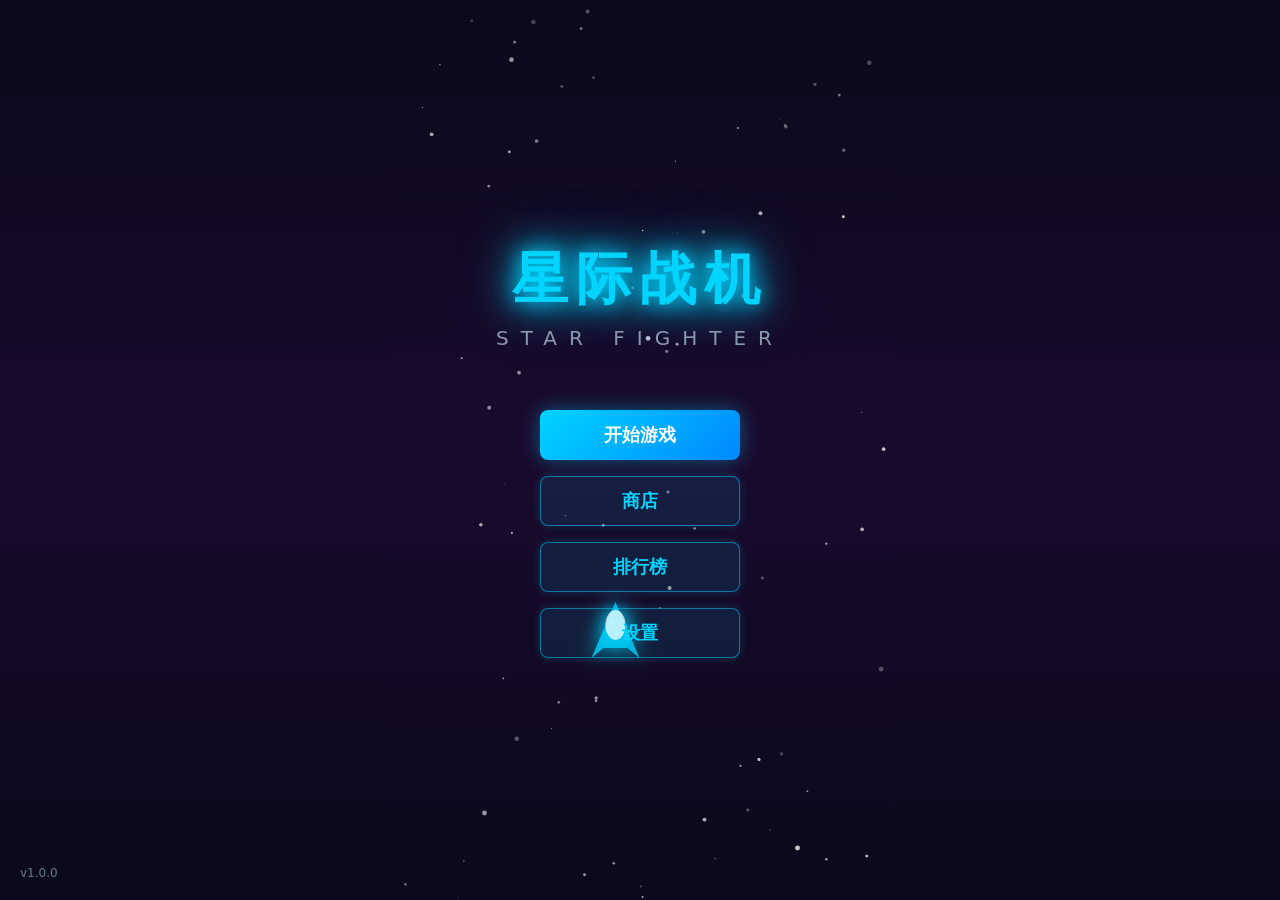
<file: plane-war/index.html>
<!DOCTYPE html>
<html lang="zh-CN">
<head>
    <meta charset="UTF-8">
    <meta name="viewport" content="width=device-width, initial-scale=1.0, user-scalable=no">
    <meta http-equiv="Cache-Control" content="no-cache, no-store, must-revalidate">
    <meta http-equiv="Pragma" content="no-cache">
    <meta http-equiv="Expires" content="0">
    <title>星际战机 - Star Fighter</title>
    <link rel="stylesheet" href="css/style.css?v=20260731">
</head>
<body>
    <div id="gameContainer">
        <canvas id="gameCanvas"></canvas>
        
        <div id="uiLayer">
            <div id="mainMenu" class="screen">
                <h1 class="game-title">星际战机</h1>
                <p class="game-subtitle">STAR FIGHTER</p>
                <div class="menu-buttons">
                    <button id="btnStart" class="btn btn-primary">开始游戏</button>
                    <button id="btnShop" class="btn btn-secondary">商店</button>
                    <button id="btnLeaderboard" class="btn btn-secondary">排行榜</button>
                    <button id="btnSettings" class="btn btn-secondary">设置</button>
                </div>
                <p class="version-info">v1.0.0</p>
            </div>

            <div id="modeSelect" class="screen hidden">
                <h2 class="screen-title">选择游戏模式</h2>
                <div class="mode-cards">
                    <div class="mode-card" data-mode="classic">
                        <div class="mode-icon">🎯</div>
                        <h3>经典闯关</h3>
                        <p>10个关卡，挑战Boss</p>
                    </div>
                    <div class="mode-card" data-mode="endless">
                        <div class="mode-icon">♾️</div>
                        <h3>无尽模式</h3>
                        <p>无限波次，挑战高分</p>
                    </div>
                    <div class="mode-card" data-mode="challenge">
                        <div class="mode-icon">⏱️</div>
                        <h3>挑战模式</h3>
                        <p>60秒限时，连击暴击</p>
                    </div>
                    <div class="mode-card" data-mode="bossrush">
                        <div class="mode-icon">👹</div>
                        <h3>Boss Rush</h3>
                        <p>连续挑战5个Boss</p>
                    </div>
                </div>
                <button id="btnBackToMenu" class="btn btn-secondary btn-back">← 返回主菜单</button>
            </div>

            <div id="shipSelect" class="screen hidden">
                <h2 class="screen-title">选择战机</h2>
                <div class="ship-cards">
                    <div class="ship-card selected" data-ship="falcon">
                        <div class="ship-icon">🚀</div>
                        <h3>猎鹰号</h3>
                        <div class="ship-stats">
                            <div class="stat-row">
                                <span>生命</span>
                                <div class="stat-bar"><div class="stat-fill health" style="width: 60%"></div></div>
                            </div>
                            <div class="stat-row">
                                <span>速度</span>
                                <div class="stat-bar"><div class="stat-fill speed" style="width: 60%"></div></div>
                            </div>
                            <div class="stat-row">
                                <span>火力</span>
                                <div class="stat-bar"><div class="stat-fill fire" style="width: 40%"></div></div>
                            </div>
                        </div>
                        <p class="ship-skill">技能：无</p>
                    </div>
                    <div class="ship-card locked" data-ship="thunder">
                        <div class="ship-icon">⚡</div>
                        <h3>雷霆号</h3>
                        <div class="ship-stats">
                            <div class="stat-row">
                                <span>生命</span>
                                <div class="stat-bar"><div class="stat-fill health" style="width: 70%"></div></div>
                            </div>
                            <div class="stat-row">
                                <span>速度</span>
                                <div class="stat-bar"><div class="stat-fill speed" style="width: 80%"></div></div>
                            </div>
                            <div class="stat-row">
                                <span>火力</span>
                                <div class="stat-bar"><div class="stat-fill fire" style="width: 60%"></div></div>
                            </div>
                        </div>
                        <p class="ship-skill">技能：闪电链</p>
                        <p class="lock-text">🔒 通关第5关解锁</p>
                    </div>
                    <div class="ship-card locked" data-ship="phantom">
                        <div class="ship-icon">👻</div>
                        <h3>幻影号</h3>
                        <div class="ship-stats">
                            <div class="stat-row">
                                <span>生命</span>
                                <div class="stat-bar"><div class="stat-fill health" style="width: 40%"></div></div>
                            </div>
                            <div class="stat-row">
                                <span>速度</span>
                                <div class="stat-bar"><div class="stat-fill speed" style="width: 100%"></div></div>
                            </div>
                            <div class="stat-row">
                                <span>火力</span>
                                <div class="stat-bar"><div class="stat-fill fire" style="width: 40%"></div></div>
                            </div>
                        </div>
                        <p class="ship-skill">技能：隐身闪避</p>
                        <p class="lock-text">🔒 无尽模式5000分解锁</p>
                    </div>
                    <div class="ship-card locked" data-ship="fortress">
                        <div class="ship-icon">🛡️</div>
                        <h3>堡垒号</h3>
                        <div class="ship-stats">
                            <div class="stat-row">
                                <span>生命</span>
                                <div class="stat-bar"><div class="stat-fill health" style="width: 100%"></div></div>
                            </div>
                            <div class="stat-row">
                                <span>速度</span>
                                <div class="stat-bar"><div class="stat-fill speed" style="width: 50%"></div></div>
                            </div>
                            <div class="stat-row">
                                <span>火力</span>
                                <div class="stat-bar"><div class="stat-fill fire" style="width: 85%"></div></div>
                            </div>
                        </div>
                        <p class="ship-skill">技能：重型护盾 + 高爆弹头</p>
                        <p class="lock-text">🔒 通关经典模式解锁</p>
                    </div>
                    <div class="ship-card locked" data-ship="meteor">
                        <div class="ship-icon">🌟</div>
                        <h3>星陨号</h3>
                        <div class="ship-stats">
                            <div class="stat-row">
                                <span>生命</span>
                                <div class="stat-bar"><div class="stat-fill health" style="width: 90%"></div></div>
                            </div>
                            <div class="stat-row">
                                <span>速度</span>
                                <div class="stat-bar"><div class="stat-fill speed" style="width: 60%"></div></div>
                            </div>
                            <div class="stat-row">
                                <span>火力</span>
                                <div class="stat-bar"><div class="stat-fill fire" style="width: 100%"></div></div>
                            </div>
                        </div>
                        <p class="ship-skill">技能：陨石轰击 · 最高单发伤害</p>
                        <p class="lock-text">🔒 累计2000金币解锁</p>
                    </div>
                </div>
                <div class="ship-actions">
                    <button id="btnBackToMode" class="btn btn-secondary">← 返回</button>
                    <button id="btnConfirmShip" class="btn btn-primary">确认选择</button>
                </div>
            </div>

            <div id="gameHUD" class="hidden">
                <div class="hud-top">
                    <div class="hud-left">
                        <div class="health-container">
                            <span class="hud-label">HP</span>
                            <div class="health-bar">
                                <div id="healthFill" class="health-fill"></div>
                            </div>
                            <span id="healthText" class="hud-text">100/100</span>
                        </div>
                        <div id="shieldIndicator" class="shield-indicator hidden">🛡️</div>
                    </div>
                    <div class="hud-center">
                        <div class="wave-container">
                            <span id="waveLabel" class="hud-label">波次</span>
                            <div class="wave-bar">
                                <div id="waveFill" class="wave-fill"></div>
                            </div>
                            <span id="waveText" class="hud-text">1/10</span>
                        </div>
                    </div>
                    <div class="hud-right">
                        <div class="score-container">
                            <span class="hud-label">分数</span>
                            <span id="scoreText" class="score-text">0</span>
                        </div>
                        <div class="highscore-container">
                            <span class="hud-label">最高分</span>
                            <span id="highScoreText" class="highscore-text">0</span>
                        </div>
                        <div class="coin-container">
                            <span class="hud-label">💰</span>
                            <span id="coinText" class="coin-text">0</span>
                        </div>
                    </div>
                </div>
                <div id="comboDisplay" class="combo-display hidden">
                    <span id="comboText">连击 x1</span>
                </div>
                <div class="hud-bottom">
                    <div class="hud-left">
                        <div class="energy-container">
                            <span class="hud-label">能量</span>
                            <div class="energy-bar">
                                <div id="energyFill" class="energy-fill"></div>
                            </div>
                            <span id="energyText" class="hud-text">0%</span>
                        </div>
                        <div class="weapon-level">
                            <span class="hud-label">武器</span>
                            <span id="weaponLevelText">Lv.1</span>
                        </div>
                    </div>
                    <div class="hud-right">
                        <button id="btnPause" class="btn-icon">⏸️</button>
                    </div>
                </div>
            </div>

            <div id="pauseMenu" class="screen hidden overlay">
                <div class="panel">
                    <h2>游戏暂停</h2>
                    <div class="menu-buttons">
                        <button id="btnResume" class="btn btn-primary">继续游戏</button>
                        <button id="btnRestart" class="btn btn-secondary">重新开始</button>
                        <button id="btnQuit" class="btn btn-secondary">返回主菜单</button>
                    </div>
                </div>
            </div>

            <div id="gameOverScreen" class="screen hidden overlay">
                <div class="panel">
                    <h2>游戏结束</h2>
                    <div class="result-stats">
                        <div class="result-row">
                            <span>得分</span>
                            <span id="finalScore" class="highlight">0</span>
                        </div>
                        <div class="result-row">
                            <span>最高分</span>
                            <span id="highScore">0</span>
                        </div>
                        <div class="result-row">
                            <span>击杀数</span>
                            <span id="killCount">0</span>
                        </div>
                        <div class="result-row">
                            <span>获得金币</span>
                            <span id="earnedCoins" class="gold">+0</span>
                        </div>
                    </div>
                    <div id="newRecord" class="new-record hidden">🏆 新纪录！</div>
                    <div class="menu-buttons">
                        <button id="btnPlayAgain" class="btn btn-primary">再来一局</button>
                        <button id="btnGameOverMenu" class="btn btn-secondary">返回主菜单</button>
                    </div>
                </div>
            </div>

            <div id="levelTransition" class="screen hidden overlay level-transition">
                <div class="level-transition-content">
                    <h2 class="level-title">第 <span id="levelNum">1</span> 关</h2>
                    <p class="level-subtitle">准备战斗！</p>
                </div>
            </div>

            <div id="victoryScreen" class="screen hidden overlay">
                <div class="panel victory-panel">
                    <h2 class="victory-title">🏆 恭喜通关！</h2>
                    <p class="victory-subtitle">你击败了最终Boss，拯救了银河系！</p>
                    <div class="result-stats">
                        <div class="result-row">
                            <span>最终得分</span>
                            <span id="victoryScore" class="highlight">0</span>
                        </div>
                        <div class="result-row">
                            <span>总击杀数</span>
                            <span id="victoryKills">0</span>
                        </div>
                        <div class="result-row">
                            <span>获得金币</span>
                            <span id="victoryCoins" class="gold">+0</span>
                        </div>
                    </div>
                    <div class="menu-buttons">
                        <button id="btnVictoryPlayAgain" class="btn btn-primary">再来一局</button>
                        <button id="btnVictoryMenu" class="btn btn-secondary">返回主菜单</button>
                    </div>
                </div>
            </div>

            <div id="shopScreen" class="screen hidden">
                <h2 class="screen-title">商店</h2>
                <p class="shop-coins">💰 拥有金币: <span id="shopCoinCount">0</span></p>
                <div class="shop-items">
                    <div class="shop-item" data-item="healthUp">
                        <div class="shop-item-icon">❤️</div>
                        <h3>生命强化</h3>
                        <p>永久 +10 最大生命值</p>
                        <p class="shop-item-level">当前: +<span id="healthBonusLevel">0</span> HP</p>
                        <button class="btn btn-buy" data-item="healthUp">100 金币</button>
                    </div>
                    <div class="shop-item" data-item="weaponStart">
                        <div class="shop-item-icon">🔫</div>
                        <h3>初始武器</h3>
                        <p>开局武器等级 +1（最高3级）</p>
                        <p class="shop-item-level">当前: Lv.<span id="weaponStartLevel">1</span></p>
                        <button class="btn btn-buy" data-item="weaponStart">500 金币</button>
                    </div>
                    <div class="shop-item" data-item="coinMultiplier">
                        <div class="shop-item-icon">💰</div>
                        <h3>金币磁铁</h3>
                        <p>永久 +10% 金币获取</p>
                        <p class="shop-item-level">当前: +<span id="coinMultiplierLevel">0</span>%</p>
                        <button class="btn btn-buy" data-item="coinMultiplier">300 金币</button>
                    </div>
                    <div class="shop-item" data-item="startShield">
                        <div class="shop-item-icon">🛡️</div>
                        <h3>开局护盾</h3>
                        <p>下一局开局获得一个护盾</p>
                        <p class="shop-item-level">状态: <span id="startShieldStatus">未激活</span></p>
                        <button class="btn btn-buy" data-item="startShield">200 金币</button>
                    </div>
                    <div class="shop-item" data-item="damageUp">
                        <div class="shop-item-icon">⚔️</div>
                        <h3>火力强化</h3>
                        <p>永久 +5% 伤害（最高10级）</p>
                        <p class="shop-item-level">当前: +<span id="damageBonusLevel">0</span>%</p>
                        <button class="btn btn-buy" data-item="damageUp">400 金币</button>
                    </div>
                    <div class="shop-item" data-item="speedUp">
                        <div class="shop-item-icon">💨</div>
                        <h3>机动强化</h3>
                        <p>永久 +5 战机移速（最高10级）</p>
                        <p class="shop-item-level">当前: +<span id="speedBonusLevel">0</span></p>
                        <button class="btn btn-buy" data-item="speedUp">350 金币</button>
                    </div>
                    <div class="shop-item" data-item="energyStart">
                        <div class="shop-item-icon">⚡</div>
                        <h3>初始能量</h3>
                        <p>开局能量 +20%（最高5级）</p>
                        <p class="shop-item-level">当前: +<span id="energyStartLevel">0</span>%</p>
                        <button class="btn btn-buy" data-item="energyStart">250 金币</button>
                    </div>
                    <div class="shop-item" data-item="revive">
                        <div class="shop-item-icon">✝️</div>
                        <h3>复活十字架</h3>
                        <p>抵挡一次致命伤害并回血（一次性）</p>
                        <p class="shop-item-level">持有: <span id="reviveCount">0</span></p>
                        <button class="btn btn-buy" data-item="revive">800 金币</button>
                    </div>
                </div>
                <button id="btnShopBack" class="btn btn-secondary btn-back">← 返回主菜单</button>
            </div>

            <div id="leaderboardScreen" class="screen hidden">
                <h2 class="screen-title">排行榜</h2>
                <div class="leaderboard-tabs">
                    <button class="tab-btn active" data-tab="endless">无尽模式</button>
                    <button class="tab-btn" data-tab="classic">经典模式</button>
                    <button class="tab-btn" data-tab="challenge">挑战模式</button>
                </div>
                <div class="leaderboard-list">
                    <div class="leaderboard-header">
                        <span>排名</span>
                        <span>分数</span>
                        <span>日期</span>
                    </div>
                    <div id="leaderboardEntries">
                        <p class="empty-text">暂无记录，快去创造纪录吧！</p>
                    </div>
                </div>
                <button id="btnLeaderboardBack" class="btn btn-secondary btn-back">← 返回</button>
            </div>

            <div id="settingsScreen" class="screen hidden">
                <h2 class="screen-title">设置</h2>
                <div class="settings-panel">
                    <div class="setting-row">
                        <label>音效</label>
                        <div class="toggle-switch" id="soundToggle">
                            <div class="toggle-knob"></div>
                        </div>
                    </div>
                    <div class="setting-row">
                        <label>音乐</label>
                        <div class="toggle-switch" id="musicToggle">
                            <div class="toggle-knob"></div>
                        </div>
                    </div>
                    <div class="setting-row">
                        <label>画质</label>
                        <div class="quality-options">
                            <button class="quality-btn" data-quality="low">低</button>
                            <button class="quality-btn active" data-quality="medium">中</button>
                            <button class="quality-btn" data-quality="high">高</button>
                        </div>
                    </div>
                </div>
                <div class="controls-info">
                    <h3>操作说明</h3>
                    <ul>
                        <li>🖱️ 鼠标移动 / 触屏拖动 - 控制战机</li>
                        <li>🔫 自动射击</li>
                        <li>⚡ 空格键 / 双击屏幕 - 释放大招</li>
                        <li>⏸️ P键 / 暂停按钮 - 暂停游戏</li>
                    </ul>
                </div>
                <button id="btnSettingsBack" class="btn btn-secondary btn-back">← 返回</button>
            </div>
        </div>
    </div>

    <script src="js/game.js?v=20260731"></script>
</body>
</html>
</file>
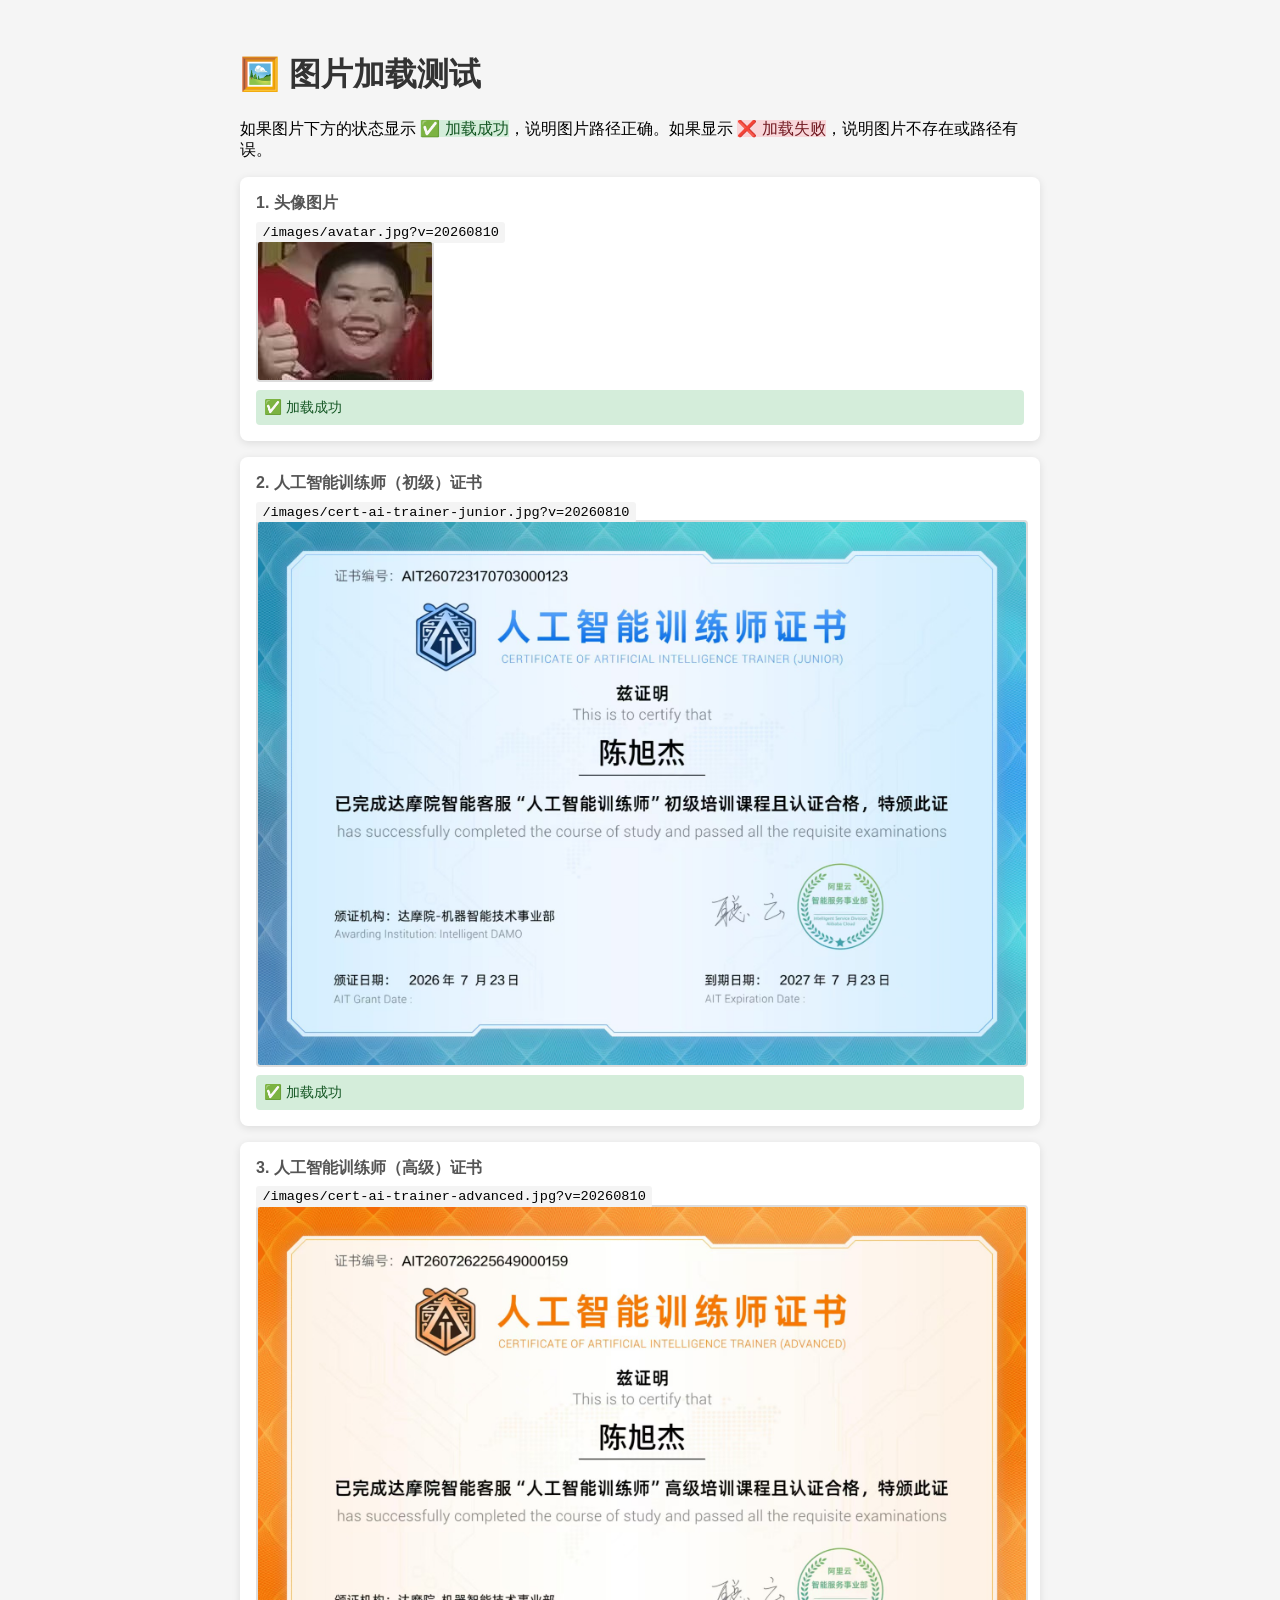
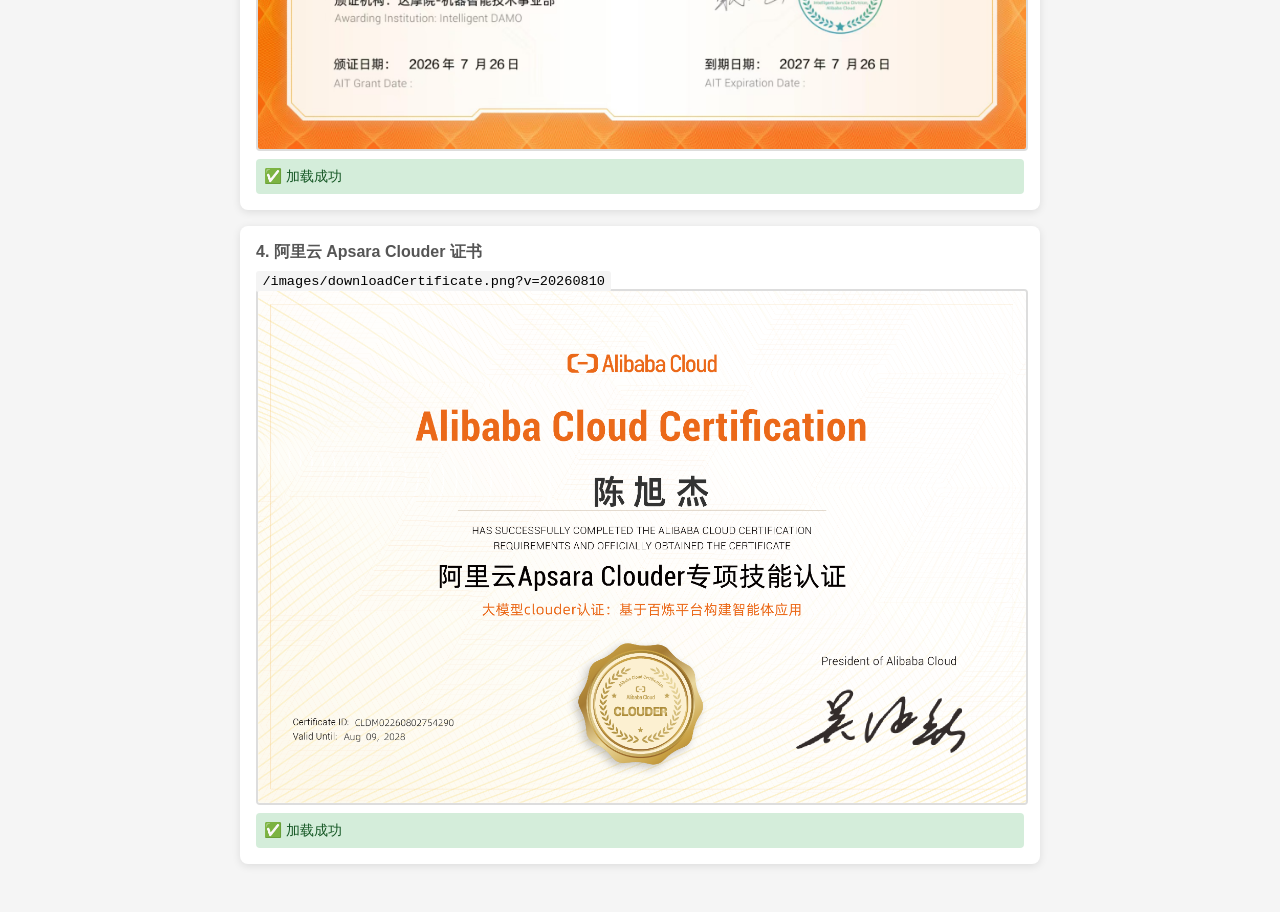
<file: image-test.html>
<!DOCTYPE html>
<html lang="zh-CN">
<head>
  <meta charset="UTF-8">
  <meta name="viewport" content="width=device-width, initial-scale=1.0">
  <title>图片加载测试</title>
  <style>
    body {
      font-family: -apple-system, BlinkMacSystemFont, 'Segoe UI', Roboto, sans-serif;
      max-width: 800px;
      margin: 0 auto;
      padding: 2rem;
      background: #f5f5f5;
    }
    h1 { color: #333; }
    .test-item {
      background: #fff;
      border-radius: 8px;
      padding: 1rem;
      margin: 1rem 0;
      box-shadow: 0 2px 8px rgba(0,0,0,0.1);
    }
    .test-item h3 {
      margin: 0 0 0.5rem 0;
      font-size: 1rem;
      color: #555;
    }
    .test-item img {
      max-width: 100%;
      height: auto;
      border: 2px solid #ddd;
      border-radius: 4px;
      display: block;
    }
    .status {
      margin-top: 0.5rem;
      padding: 0.5rem;
      border-radius: 4px;
      font-size: 0.9rem;
      font-weight: 500;
    }
    .success { background: #d4edda; color: #155724; }
    .error { background: #f8d7da; color: #721c24; }
    .loading { background: #fff3cd; color: #856404; }
    code {
      background: #f4f4f4;
      padding: 0.2rem 0.4rem;
      border-radius: 3px;
      font-size: 0.85rem;
      word-break: break-all;
    }
  </style>
</head>
<body>
  <h1>🖼️ 图片加载测试</h1>
  <p>如果图片下方的状态显示 <span class="success">✅ 加载成功</span>，说明图片路径正确。如果显示 <span class="error">❌ 加载失败</span>，说明图片不存在或路径有误。</p>

  <div class="test-item">
    <h3>1. 头像图片</h3>
    <code>/images/avatar.jpg?v=20260810</code>
    <img id="img-avatar" src="/images/avatar.jpg?v=20260810" alt="头像" onload="markSuccess('avatar')" onerror="markError('avatar')">
    <div id="status-avatar" class="status loading">⏳ 加载中...</div>
  </div>

  <div class="test-item">
    <h3>2. 人工智能训练师（初级）证书</h3>
    <code>/images/cert-ai-trainer-junior.jpg?v=20260810</code>
    <img id="img-junior" src="/images/cert-ai-trainer-junior.jpg?v=20260810" alt="初级证书" onload="markSuccess('junior')" onerror="markError('junior')">
    <div id="status-junior" class="status loading">⏳ 加载中...</div>
  </div>

  <div class="test-item">
    <h3>3. 人工智能训练师（高级）证书</h3>
    <code>/images/cert-ai-trainer-advanced.jpg?v=20260810</code>
    <img id="img-advanced" src="/images/cert-ai-trainer-advanced.jpg?v=20260810" alt="高级证书" onload="markSuccess('advanced')" onerror="markError('advanced')">
    <div id="status-advanced" class="status loading">⏳ 加载中...</div>
  </div>

  <div class="test-item">
    <h3>4. 阿里云 Apsara Clouder 证书</h3>
    <code>/images/downloadCertificate.png?v=20260810</code>
    <img id="img-alibaba" src="/images/downloadCertificate.png?v=20260810" alt="阿里云证书" onload="markSuccess('alibaba')" onerror="markError('alibaba')">
    <div id="status-alibaba" class="status loading">⏳ 加载中...</div>
  </div>

  <script>
    function markSuccess(id) {
      document.getElementById('status-' + id).className = 'status success';
      document.getElementById('status-' + id).textContent = '✅ 加载成功';
    }

    function markError(id) {
      document.getElementById('status-' + id).className = 'status error';
      document.getElementById('status-' + id).textContent = '❌ 加载失败';
    }
  </script>
</body>
</html>
</file>
<file: plane-war/css/style.css>
* {
    margin: 0;
    padding: 0;
    box-sizing: border-box;
}

html, body {
    width: 100%;
    height: 100%;
    overflow: hidden;
    background: #0a0a1a;
    font-family: 'Segoe UI', system-ui, -apple-system, sans-serif;
    color: #fff;
    user-select: none;
    -webkit-user-select: none;
    -webkit-tap-highlight-color: transparent;
}

#gameContainer {
    position: relative;
    width: 100vw;
    height: 100vh;
    display: flex;
    align-items: center;
    justify-content: center;
    background: linear-gradient(180deg, #0a0a1a 0%, #1a0a2e 50%, #0a0a1a 100%);
}

#gameCanvas {
    display: block;
    background: transparent;
}

#uiLayer {
    position: absolute;
    top: 0;
    left: 0;
    width: 100%;
    height: 100%;
    pointer-events: none;
}

.screen {
    position: absolute;
    top: 0;
    left: 0;
    width: 100%;
    height: 100%;
    display: flex;
    flex-direction: column;
    align-items: center;
    pointer-events: auto;
    padding: 20px;
    overflow-y: auto;
    -webkit-overflow-scrolling: touch;
}

/* 内容少时垂直居中，内容超出屏幕时可正常滚动到顶部 */
.screen::before,
.screen::after {
    content: "";
    margin: auto;
    flex-shrink: 0;
}

.screen.hidden {
    display: none;
}

.overlay {
    background: rgba(10, 10, 26, 0.85);
    backdrop-filter: blur(10px);
    -webkit-backdrop-filter: blur(10px);
}

.game-title {
    font-size: 56px;
    font-weight: 700;
    color: #00d4ff;
    text-shadow: 0 0 20px #00d4ff, 0 0 40px #00d4ff, 0 0 60px rgba(0, 212, 255, 0.5);
    margin-bottom: 8px;
    letter-spacing: 8px;
    animation: titleGlow 2s ease-in-out infinite alternate;
}

@keyframes titleGlow {
    from { text-shadow: 0 0 20px #00d4ff, 0 0 40px #00d4ff; }
    to { text-shadow: 0 0 30px #00d4ff, 0 0 60px #00d4ff, 0 0 80px #ff00ff; }
}

.game-subtitle {
    font-size: 20px;
    color: #aabbcc;
    letter-spacing: 12px;
    margin-bottom: 60px;
    opacity: 0.8;
}

.menu-buttons {
    display: flex;
    flex-direction: column;
    gap: 16px;
    align-items: center;
}

.btn {
    min-width: 200px;
    height: 50px;
    padding: 0 32px;
    border: none;
    border-radius: 8px;
    font-size: 18px;
    font-weight: 600;
    cursor: pointer;
    transition: all 0.3s ease;
    position: relative;
    overflow: hidden;
    font-family: inherit;
}

.btn-primary {
    background: linear-gradient(135deg, #00d4ff, #0088ff);
    color: #fff;
    box-shadow: 0 0 20px rgba(0, 212, 255, 0.4);
}

.btn-primary:hover {
    transform: translateY(-2px);
    box-shadow: 0 4px 30px rgba(0, 212, 255, 0.6);
    filter: brightness(1.1);
}

.btn-primary:active {
    transform: translateY(0) scale(0.98);
}

.btn-secondary {
    background: rgba(0, 212, 255, 0.1);
    color: #00d4ff;
    border: 1px solid rgba(0, 212, 255, 0.5);
    box-shadow: 0 0 10px rgba(0, 212, 255, 0.2);
}

.btn-secondary:hover {
    background: rgba(0, 212, 255, 0.2);
    box-shadow: 0 0 20px rgba(0, 212, 255, 0.4);
    transform: translateY(-2px);
}

.btn-secondary:active {
    transform: translateY(0) scale(0.98);
}

.btn-back {
    margin-top: 30px;
    min-width: 160px;
    height: 44px;
    font-size: 16px;
}

.version-info {
    position: absolute;
    bottom: 20px;
    left: 20px;
    font-size: 12px;
    color: #667788;
}

.screen-title {
    font-size: 32px;
    font-weight: 600;
    color: #00d4ff;
    text-shadow: 0 0 15px rgba(0, 212, 255, 0.6);
    margin-bottom: 40px;
    letter-spacing: 4px;
}

.mode-cards {
    display: grid;
    grid-template-columns: repeat(2, 1fr);
    gap: 20px;
    max-width: 600px;
    margin-bottom: 30px;
}

.mode-card {
    width: 280px;
    height: 200px;
    background: rgba(10, 20, 40, 0.8);
    border: 1px solid rgba(0, 212, 255, 0.3);
    border-radius: 16px;
    padding: 24px;
    display: flex;
    flex-direction: column;
    align-items: center;
    justify-content: center;
    cursor: pointer;
    transition: all 0.3s ease;
    box-shadow: 0 0 15px rgba(0, 212, 255, 0.1);
}

.mode-card:hover {
    border-color: rgba(0, 212, 255, 0.8);
    box-shadow: 0 0 30px rgba(0, 212, 255, 0.4);
    transform: translateY(-4px) scale(1.02);
    background: rgba(10, 20, 40, 0.95);
}

.mode-card.selected {
    border-color: #00d4ff;
    box-shadow: 0 0 40px rgba(0, 212, 255, 0.6);
    background: rgba(0, 212, 255, 0.1);
}

.mode-icon {
    font-size: 48px;
    margin-bottom: 16px;
}

.mode-card h3 {
    font-size: 20px;
    color: #fff;
    margin-bottom: 8px;
    font-weight: 600;
}

.mode-card p {
    font-size: 14px;
    color: #aabbcc;
    text-align: center;
}

.ship-cards {
    display: flex;
    gap: 20px;
    margin-bottom: 30px;
    flex-wrap: wrap;
    justify-content: center;
}

.ship-card {
    width: 200px;
    background: rgba(10, 20, 40, 0.8);
    border: 1px solid rgba(0, 212, 255, 0.3);
    border-radius: 12px;
    padding: 20px;
    display: flex;
    flex-direction: column;
    align-items: center;
    cursor: pointer;
    transition: all 0.3s ease;
    position: relative;
}

.ship-card:hover:not(.locked) {
    border-color: rgba(0, 212, 255, 0.8);
    box-shadow: 0 0 30px rgba(0, 212, 255, 0.4);
    transform: translateY(-4px);
}

.ship-card.selected {
    border-color: #00d4ff;
    box-shadow: 0 0 30px rgba(0, 212, 255, 0.6);
    background: rgba(0, 212, 255, 0.1);
}

.ship-card.locked {
    opacity: 0.5;
    cursor: not-allowed;
    filter: grayscale(0.5);
}

.ship-icon {
    font-size: 56px;
    margin-bottom: 12px;
}

.ship-card h3 {
    font-size: 18px;
    color: #fff;
    margin-bottom: 12px;
    font-weight: 600;
}

.ship-stats {
    width: 100%;
    margin-bottom: 12px;
}

.stat-row {
    display: flex;
    align-items: center;
    gap: 8px;
    margin-bottom: 6px;
}

.stat-row span {
    font-size: 12px;
    color: #aabbcc;
    width: 32px;
}

.stat-bar {
    flex: 1;
    height: 6px;
    background: rgba(255, 255, 255, 0.1);
    border-radius: 3px;
    overflow: hidden;
}

.stat-fill {
    height: 100%;
    border-radius: 3px;
    transition: width 0.3s ease;
}

.stat-fill.health {
    background: linear-gradient(90deg, #00ff88, #00dd66);
    box-shadow: 0 0 8px rgba(0, 255, 136, 0.5);
}

.stat-fill.speed {
    background: linear-gradient(90deg, #00d4ff, #0088ff);
    box-shadow: 0 0 8px rgba(0, 212, 255, 0.5);
}

.stat-fill.fire {
    background: linear-gradient(90deg, #ff8800, #ff2244);
    box-shadow: 0 0 8px rgba(255, 136, 0, 0.5);
}

.ship-skill {
    font-size: 13px;
    color: #ff00ff;
    margin-top: 4px;
}

.lock-text {
    font-size: 11px;
    color: #667788;
    margin-top: 8px;
}

.ship-actions {
    display: flex;
    gap: 16px;
}

#gameHUD {
    position: absolute;
    top: 0;
    left: 0;
    width: 100%;
    height: 100%;
    pointer-events: none;
}

#gameHUD.hidden {
    display: none;
}

.hud-top {
    position: absolute;
    top: 16px;
    left: 16px;
    right: 16px;
    display: flex;
    justify-content: space-between;
    align-items: flex-start;
}

.hud-left, .hud-right, .hud-center {
    display: flex;
    flex-direction: column;
    gap: 8px;
}

.hud-center {
    align-items: center;
    flex: 1;
}

.hud-right {
    align-items: flex-end;
}

.wave-container {
    display: flex;
    align-items: center;
    gap: 8px;
}

.wave-bar {
    width: 120px;
    height: 10px;
    background: rgba(255, 136, 0, 0.2);
    border: 1px solid rgba(255, 136, 0, 0.5);
    border-radius: 5px;
    overflow: hidden;
    box-shadow: 0 0 8px rgba(255, 136, 0, 0.2);
}

.wave-fill {
    height: 100%;
    background: linear-gradient(90deg, #ff8800, #ffdd00);
    box-shadow: 0 0 10px rgba(255, 136, 0, 0.6);
    transition: width 0.3s ease;
    border-radius: 5px;
}

.health-container {
    display: flex;
    align-items: center;
    gap: 8px;
}

.hud-label {
    font-size: 12px;
    color: #aabbcc;
    min-width: 24px;
}

.health-bar {
    width: 140px;
    height: 12px;
    background: rgba(255, 34, 68, 0.2);
    border: 1px solid rgba(0, 255, 136, 0.5);
    border-radius: 6px;
    overflow: hidden;
    box-shadow: 0 0 10px rgba(0, 255, 136, 0.2);
}

.health-fill {
    height: 100%;
    background: linear-gradient(90deg, #00ff88, #00dd66);
    box-shadow: 0 0 10px rgba(0, 255, 136, 0.6);
    transition: width 0.3s ease;
    border-radius: 6px;
}

.hud-text {
    font-size: 12px;
    color: #aabbcc;
    font-variant-numeric: tabular-nums;
}

.shield-indicator {
    font-size: 20px;
    animation: shieldPulse 1s ease-in-out infinite;
}

@keyframes shieldPulse {
    0%, 100% { transform: scale(1); opacity: 1; }
    50% { transform: scale(1.1); opacity: 0.8; }
}

.score-container, .coin-container {
    display: flex;
    align-items: center;
    gap: 6px;
}

.score-text {
    font-size: 24px;
    font-weight: 700;
    color: #fff;
    text-shadow: 0 0 10px rgba(0, 212, 255, 0.8);
    font-variant-numeric: tabular-nums;
}

.coin-text {
    font-size: 16px;
    font-weight: 600;
    color: #ffd700;
    text-shadow: 0 0 8px rgba(255, 215, 0, 0.6);
    font-variant-numeric: tabular-nums;
}

.combo-display {
    position: absolute;
    top: 80px;
    left: 50%;
    transform: translateX(-50%);
    font-size: 28px;
    font-weight: 700;
    color: #ff8800;
    text-shadow: 0 0 15px rgba(255, 136, 0, 0.8);
    animation: comboPop 0.3s ease-out;
}

.combo-display.hidden {
    display: none;
}

@keyframes comboPop {
    0% { transform: translateX(-50%) scale(0.5); opacity: 0; }
    50% { transform: translateX(-50%) scale(1.2); }
    100% { transform: translateX(-50%) scale(1); opacity: 1; }
}

.hud-bottom {
    position: absolute;
    bottom: 16px;
    left: 16px;
    right: 16px;
    display: flex;
    justify-content: space-between;
    align-items: flex-end;
}

.energy-container {
    display: flex;
    align-items: center;
    gap: 8px;
    margin-bottom: 6px;
}

.energy-bar {
    width: 120px;
    height: 8px;
    background: rgba(0, 212, 255, 0.2);
    border: 1px solid rgba(0, 212, 255, 0.5);
    border-radius: 4px;
    overflow: hidden;
}

.energy-fill {
    height: 100%;
    background: linear-gradient(90deg, #00d4ff, #ff00ff);
    box-shadow: 0 0 10px rgba(255, 0, 255, 0.6);
    transition: width 0.3s ease;
    border-radius: 4px;
}

.weapon-level {
    display: flex;
    align-items: center;
    gap: 6px;
}

.weapon-level span:last-child {
    font-size: 14px;
    font-weight: 600;
    color: #00d4ff;
    text-shadow: 0 0 8px rgba(0, 212, 255, 0.6);
}

.btn-icon {
    width: 44px;
    height: 44px;
    min-width: 44px;
    padding: 0;
    border-radius: 50%;
    display: flex;
    align-items: center;
    justify-content: center;
    font-size: 20px;
    pointer-events: auto;
    background: rgba(0, 212, 255, 0.2);
    border: 1px solid rgba(0, 212, 255, 0.5);
    color: #00d4ff;
    cursor: pointer;
    transition: all 0.3s ease;
}

.btn-icon:hover {
    background: rgba(0, 212, 255, 0.3);
    box-shadow: 0 0 20px rgba(0, 212, 255, 0.5);
}

.panel {
    background: rgba(10, 20, 40, 0.95);
    border: 1px solid rgba(0, 212, 255, 0.5);
    border-radius: 16px;
    padding: 40px;
    box-shadow: 0 0 40px rgba(0, 212, 255, 0.3);
    text-align: center;
    min-width: 320px;
}

.panel h2 {
    font-size: 28px;
    color: #00d4ff;
    text-shadow: 0 0 15px rgba(0, 212, 255, 0.6);
    margin-bottom: 30px;
    letter-spacing: 4px;
}

.result-stats {
    margin-bottom: 24px;
    text-align: left;
}

.result-row {
    display: flex;
    justify-content: space-between;
    align-items: center;
    padding: 8px 0;
    border-bottom: 1px solid rgba(255, 255, 255, 0.1);
}

.result-row span:first-child {
    color: #aabbcc;
    font-size: 16px;
}

.result-row span:last-child {
    color: #fff;
    font-size: 20px;
    font-weight: 600;
}

.result-row .highlight {
    color: #00d4ff;
    text-shadow: 0 0 10px rgba(0, 212, 255, 0.8);
    font-size: 28px;
}

.result-row .gold {
    color: #ffd700;
    text-shadow: 0 0 10px rgba(255, 215, 0, 0.6);
}

.new-record {
    font-size: 24px;
    color: #ffd700;
    text-shadow: 0 0 20px rgba(255, 215, 0, 0.8);
    margin-bottom: 20px;
    animation: recordPulse 0.5s ease-in-out infinite alternate;
}

.new-record.hidden {
    display: none;
}

@keyframes recordPulse {
    from { transform: scale(1); }
    to { transform: scale(1.1); }
}

.leaderboard-tabs {
    display: flex;
    gap: 8px;
    margin-bottom: 24px;
}

.tab-btn {
    padding: 8px 20px;
    background: rgba(255, 255, 255, 0.05);
    border: 1px solid rgba(255, 255, 255, 0.2);
    border-radius: 20px;
    color: #aabbcc;
    font-size: 14px;
    cursor: pointer;
    transition: all 0.3s ease;
    font-family: inherit;
}

.tab-btn:hover {
    background: rgba(0, 212, 255, 0.1);
    border-color: rgba(0, 212, 255, 0.5);
    color: #00d4ff;
}

.tab-btn.active {
    background: rgba(0, 212, 255, 0.2);
    border-color: #00d4ff;
    color: #00d4ff;
    box-shadow: 0 0 15px rgba(0, 212, 255, 0.4);
}

.leaderboard-list {
    width: 400px;
    max-height: 400px;
    background: rgba(10, 20, 40, 0.6);
    border: 1px solid rgba(0, 212, 255, 0.3);
    border-radius: 12px;
    overflow-y: auto;
    margin-bottom: 20px;
}

.leaderboard-header {
    display: flex;
    padding: 12px 16px;
    background: rgba(0, 212, 255, 0.1);
    border-bottom: 1px solid rgba(0, 212, 255, 0.3);
    font-weight: 600;
    color: #00d4ff;
    font-size: 14px;
}

.leaderboard-header span {
    flex: 1;
}

.leaderboard-entry {
    display: flex;
    padding: 12px 16px;
    border-bottom: 1px solid rgba(255, 255, 255, 0.05);
    font-size: 14px;
    transition: background 0.2s;
}

.leaderboard-entry:hover {
    background: rgba(0, 212, 255, 0.05);
}

.leaderboard-entry span {
    flex: 1;
    color: #aabbcc;
}

.leaderboard-entry .rank {
    color: #fff;
    font-weight: 600;
}

.leaderboard-entry .rank-1 { color: #ffd700; }
.leaderboard-entry .rank-2 { color: #c0c0c0; }
.leaderboard-entry .rank-3 { color: #cd7f32; }

.leaderboard-entry .score-value {
    color: #00d4ff;
    font-weight: 600;
}

.empty-text {
    padding: 40px;
    text-align: center;
    color: #667788;
    font-size: 14px;
}

.settings-panel {
    width: 400px;
    background: rgba(10, 20, 40, 0.6);
    border: 1px solid rgba(0, 212, 255, 0.3);
    border-radius: 12px;
    padding: 24px;
    margin-bottom: 24px;
}

.setting-row {
    display: flex;
    justify-content: space-between;
    align-items: center;
    padding: 12px 0;
    border-bottom: 1px solid rgba(255, 255, 255, 0.05);
}

.setting-row:last-child {
    border-bottom: none;
}

.setting-row label {
    color: #aabbcc;
    font-size: 16px;
}

.toggle-switch {
    width: 50px;
    height: 26px;
    background: rgba(255, 255, 255, 0.1);
    border-radius: 13px;
    cursor: pointer;
    position: relative;
    transition: background 0.3s ease;
    border: 1px solid rgba(255, 255, 255, 0.2);
}

.toggle-switch.active {
    background: rgba(0, 212, 255, 0.3);
    border-color: #00d4ff;
}

.toggle-knob {
    position: absolute;
    top: 2px;
    left: 2px;
    width: 20px;
    height: 20px;
    background: #aabbcc;
    border-radius: 50%;
    transition: all 0.3s ease;
}

.toggle-switch.active .toggle-knob {
    left: 26px;
    background: #00d4ff;
    box-shadow: 0 0 10px rgba(0, 212, 255, 0.8);
}

.quality-options {
    display: flex;
    gap: 8px;
}

.quality-btn {
    width: 48px;
    height: 32px;
    background: rgba(255, 255, 255, 0.05);
    border: 1px solid rgba(255, 255, 255, 0.2);
    border-radius: 6px;
    color: #aabbcc;
    font-size: 14px;
    cursor: pointer;
    transition: all 0.3s ease;
    font-family: inherit;
}

.quality-btn:hover {
    border-color: rgba(0, 212, 255, 0.5);
    color: #00d4ff;
}

.quality-btn.active {
    background: rgba(0, 212, 255, 0.2);
    border-color: #00d4ff;
    color: #00d4ff;
    box-shadow: 0 0 10px rgba(0, 212, 255, 0.4);
}

.controls-info {
    width: 400px;
    background: rgba(10, 20, 40, 0.6);
    border: 1px solid rgba(0, 212, 255, 0.3);
    border-radius: 12px;
    padding: 20px 24px;
    margin-bottom: 24px;
}

.controls-info h3 {
    color: #00d4ff;
    font-size: 18px;
    margin-bottom: 12px;
    font-weight: 600;
}

.controls-info ul {
    list-style: none;
}

.controls-info li {
    padding: 6px 0;
    color: #aabbcc;
    font-size: 14px;
}

.shop-coins {
    font-size: 22px;
    color: #ffd700;
    margin-bottom: 24px;
    text-shadow: 0 0 10px rgba(255, 215, 0, 0.5);
}

.shop-items {
    display: grid;
    grid-template-columns: repeat(4, 1fr);
    gap: 16px;
    max-width: 900px;
    margin-bottom: 30px;
}

.shop-item {
    background: rgba(10, 20, 40, 0.8);
    border: 1px solid rgba(0, 212, 255, 0.3);
    border-radius: 12px;
    padding: 16px;
    display: flex;
    flex-direction: column;
    align-items: center;
    text-align: center;
    transition: all 0.3s ease;
}

.shop-item:hover {
    border-color: rgba(0, 212, 255, 0.6);
    box-shadow: 0 0 20px rgba(0, 212, 255, 0.2);
    transform: translateY(-2px);
}

.shop-item-icon {
    font-size: 36px;
    margin-bottom: 8px;
}

.shop-item h3 {
    font-size: 16px;
    color: #fff;
    margin-bottom: 6px;
}

.shop-item p {
    font-size: 12px;
    color: #aabbcc;
    margin-bottom: 4px;
    line-height: 1.4;
}

.shop-item-level {
    font-size: 12px;
    color: #00d4ff;
    margin-bottom: 10px;
}

.btn-buy {
    min-width: 100px;
    height: 36px;
    font-size: 13px;
    background: linear-gradient(135deg, #ffd700, #ff8800);
    color: #1a0a00;
    border: none;
    border-radius: 6px;
    cursor: pointer;
    transition: all 0.3s ease;
    font-weight: 600;
}

.btn-buy:hover {
    transform: translateY(-2px);
    filter: brightness(1.15);
    box-shadow: 0 4px 20px rgba(255, 215, 0, 0.5);
}

.btn-buy:disabled,
.btn-buy.maxed {
    background: rgba(255, 255, 255, 0.1);
    color: #667788;
    cursor: not-allowed;
    box-shadow: none;
}

.btn-buy:disabled:hover,
.btn-buy.maxed:hover {
    transform: none;
    filter: none;
}

@media (max-width: 900px) {
    .shop-items {
        grid-template-columns: repeat(2, 1fr);
        max-width: 500px;
    }
}

.level-transition {
    display: flex;
    align-items: center;
    justify-content: center;
    background: rgba(0, 0, 0, 0.7);
    pointer-events: none;
}

.level-transition-content {
    text-align: center;
    animation: levelPulse 2s ease-out;
}

.level-title {
    font-size: 64px;
    font-weight: 800;
    color: #ffdd00;
    text-shadow: 0 0 30px rgba(255, 221, 0, 0.8), 0 0 60px rgba(255, 136, 0, 0.5);
    margin: 0 0 12px 0;
    letter-spacing: 4px;
}

.level-subtitle {
    font-size: 24px;
    color: #ffffff;
    margin: 0;
    opacity: 0.9;
}

@keyframes levelPulse {
    0% {
        opacity: 0;
        transform: scale(0.5);
    }
    20% {
        opacity: 1;
        transform: scale(1.1);
    }
    40% {
        transform: scale(1);
    }
    80% {
        opacity: 1;
    }
    100% {
        opacity: 0;
        transform: scale(1);
    }
}

.victory-panel {
    background: linear-gradient(135deg, rgba(20, 40, 80, 0.95), rgba(10, 20, 50, 0.95));
    border: 2px solid rgba(255, 221, 0, 0.5);
    box-shadow: 0 0 60px rgba(255, 221, 0, 0.3);
    text-align: center;
}

.victory-title {
    font-size: 42px;
    color: #ffdd00;
    text-shadow: 0 0 20px rgba(255, 221, 0, 0.8);
    margin-bottom: 8px;
}

.victory-subtitle {
    font-size: 16px;
    color: #aabbcc;
    margin-bottom: 24px;
}

@media (max-width: 640px) {
    .screen {
        justify-content: flex-start;
        padding-top: 20px;
        padding-bottom: 40px;
    }

    /* 手机端取消垂直居中伪元素，让内容从顶部自然排列 */
    .screen::before,
    .screen::after {
        content: none;
    }

    .game-title {
        font-size: 36px;
        letter-spacing: 4px;
    }

    .game-subtitle {
        font-size: 14px;
        letter-spacing: 8px;
        margin-bottom: 40px;
    }

    .mode-cards {
        grid-template-columns: 1fr;
        gap: 12px;
    }

    .mode-card {
        width: 100%;
        max-width: 300px;
        height: 120px;
        flex-direction: row;
        padding: 16px;
        gap: 16px;
    }

    .mode-icon {
        font-size: 36px;
        margin-bottom: 0;
    }

    .ship-cards {
        flex-direction: column;
        gap: 12px;
    }

    .ship-card {
        width: 100%;
        max-width: 300px;
        flex-direction: row;
        align-items: center;
        padding: 12px 16px;
    }

    .ship-icon {
        font-size: 40px;
        margin-bottom: 0;
        margin-right: 12px;
    }

    .ship-stats {
        flex: 1;
    }

    .ship-actions {
        margin-top: 20px;
        margin-bottom: 20px;
    }

    .panel {
        min-width: auto;
        width: 90%;
        max-width: 360px;
        padding: 24px;
    }

    .leaderboard-list,
    .settings-panel,
    .controls-info {
        width: 100%;
        max-width: 360px;
    }

    .health-bar {
        width: 100px;
    }

    .score-text {
        font-size: 20px;
    }

    .screen-title {
        font-size: 24px;
        margin-bottom: 24px;
    }
}

.unlock-notice {
    position: fixed;
    top: 50%;
    left: 50%;
    transform: translate(-50%, -50%) scale(0.8);
    z-index: 9999;
    opacity: 0;
    transition: all 0.4s cubic-bezier(0.175, 0.885, 0.32, 1.275);
    pointer-events: none;
}

.unlock-notice.show {
    opacity: 1;
    transform: translate(-50%, -50%) scale(1);
}

.unlock-inner {
    background: linear-gradient(135deg, rgba(20, 30, 60, 0.95), rgba(40, 20, 80, 0.95));
    border: 2px solid #ffd700;
    border-radius: 20px;
    padding: 30px 50px;
    text-align: center;
    box-shadow: 0 0 40px rgba(255, 215, 0, 0.5), 0 0 80px rgba(255, 215, 0, 0.2);
    backdrop-filter: blur(10px);
}

.unlock-title {
    font-size: 20px;
    color: #ffd700;
    font-weight: 700;
    text-shadow: 0 0 15px rgba(255, 215, 0, 0.8);
    margin-bottom: 12px;
}

.unlock-ship {
    font-size: 36px;
    color: #fff;
    font-weight: 900;
    text-shadow: 0 0 20px rgba(255, 255, 255, 0.6);
    margin-bottom: 10px;
    animation: unlockGlow 1s ease-in-out infinite alternate;
}

@keyframes unlockGlow {
    from { filter: brightness(1); }
    to { filter: brightness(1.3); }
}

.unlock-tip {
    font-size: 14px;
    color: #aabbcc;
}
</file>
